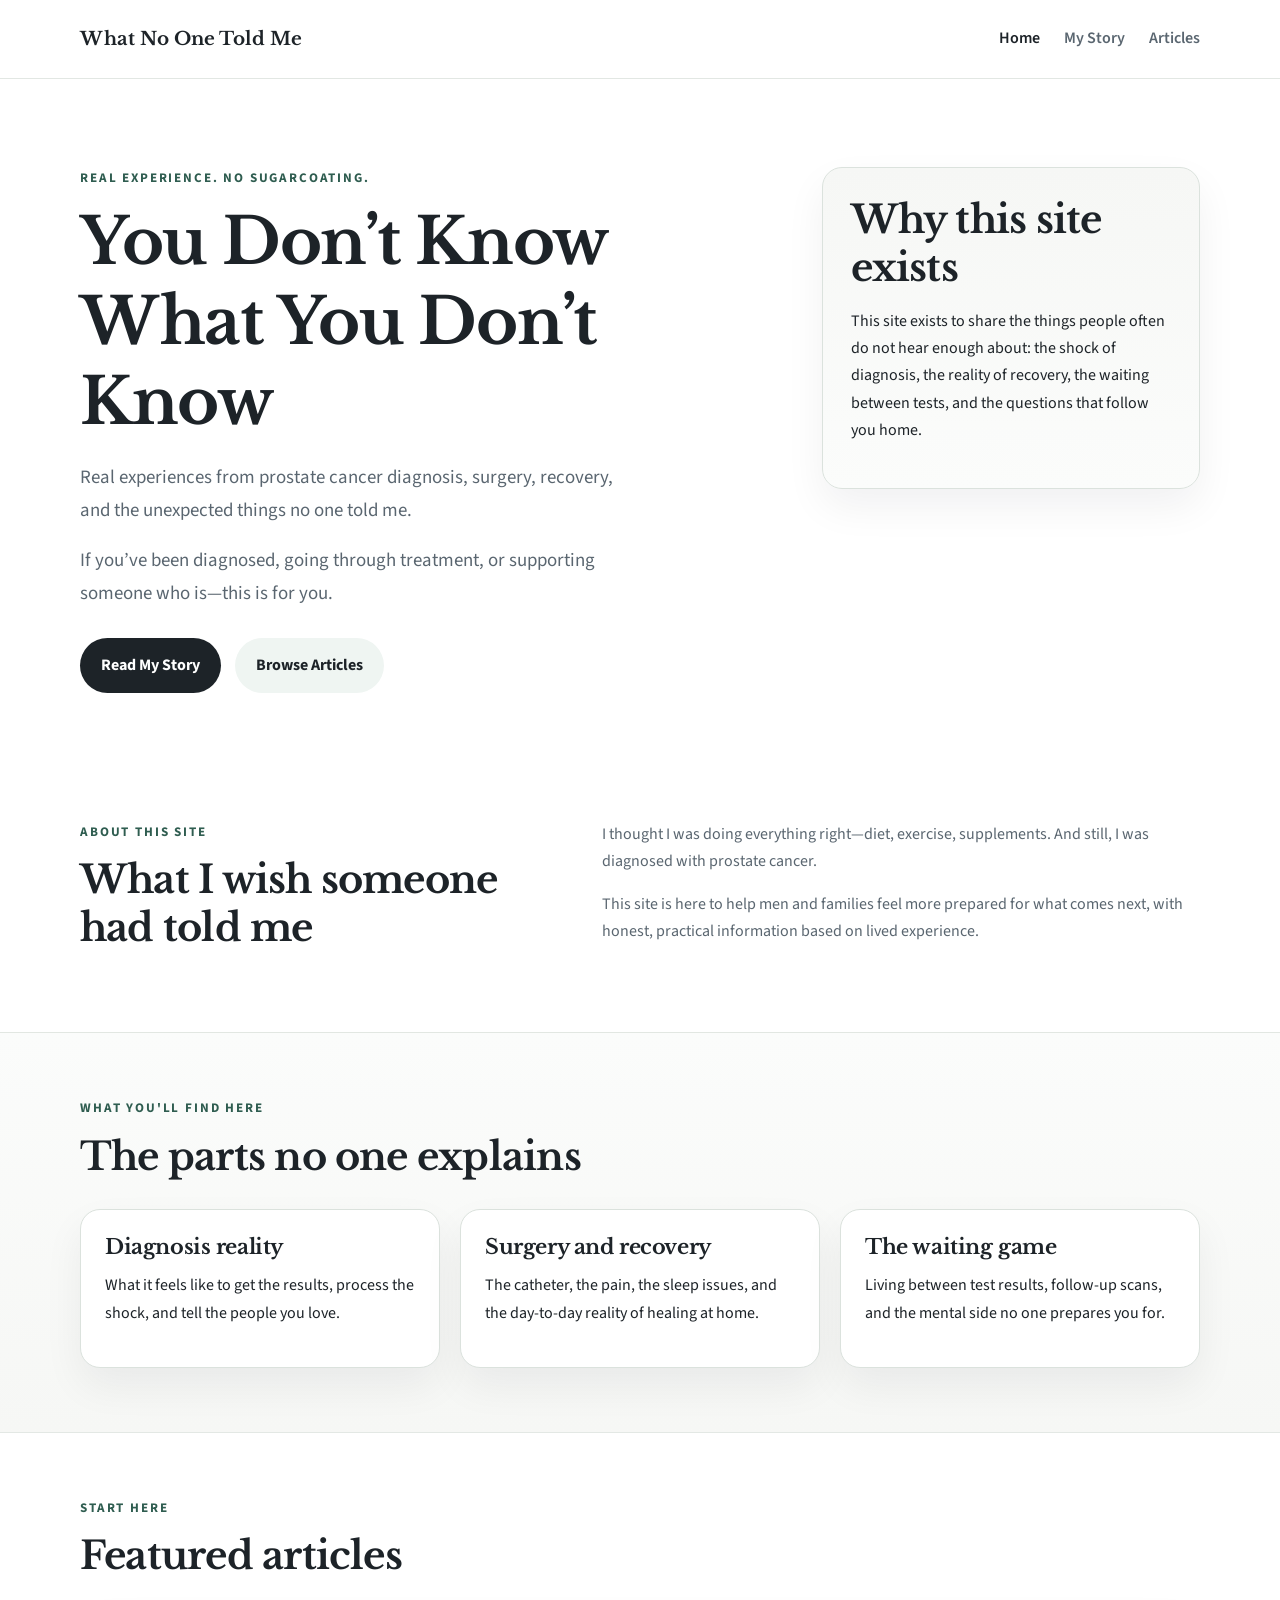
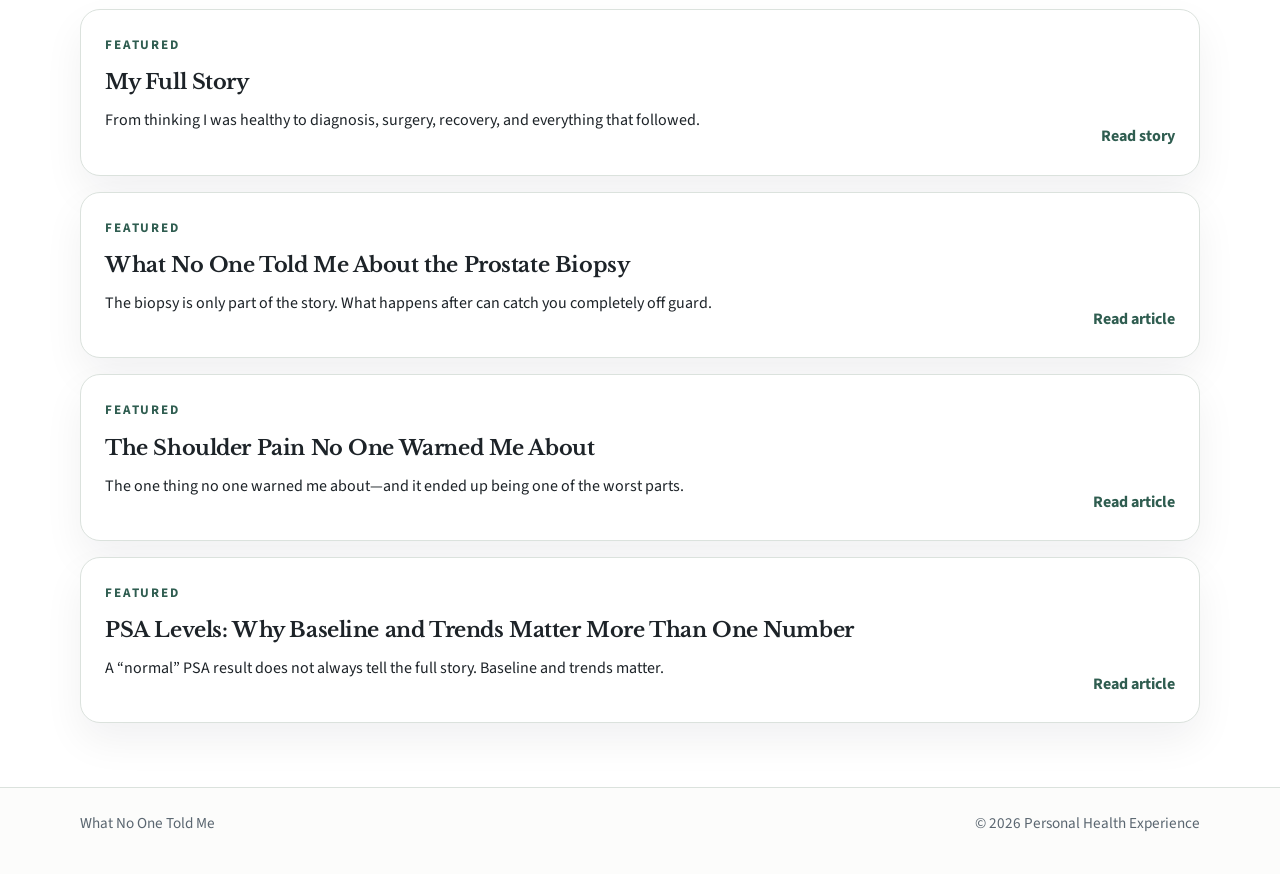
<file: index.html>
<!DOCTYPE html>
<html lang="en">
<head>
  <meta charset="UTF-8">
  <meta name="viewport" content="width=device-width, initial-scale=1.0">
  <title>What No One Told Me</title>
  <meta
    name="description"
    content="Real experiences from prostate cancer diagnosis, surgery, recovery, and the unexpected things no one told me."
  >
  <link rel="preconnect" href="https://fonts.googleapis.com">
  <link rel="preconnect" href="https://fonts.gstatic.com" crossorigin>
  <link
    href="https://fonts.googleapis.com/css2?family=Libre+Baskerville:wght@400;700&family=Source+Sans+3:wght@400;500;600;700&display=swap"
    rel="stylesheet"
  >
    <link rel="stylesheet" href="styles.css">
</head>
<body>
  <header class="site-header">
    <div class="container">
      <nav class="navbar" aria-label="Main navigation">
        <a class="brand" href="index.html">What No One Told Me</a>
        <button class="nav-toggle" type="button" aria-expanded="false" aria-controls="site-menu">
          Menu
        </button>
        <div class="nav-links" id="site-menu">
          <a class="active" href="index.html">Home</a>
          <a href="story.html">My Story</a>
          <a href="articles.html">Articles</a>
        </div>
      </nav>
    </div>
  </header>

    <main>
    <section class="hero">
      <div class="container hero-grid">
        <div>
          <p class="eyebrow">Real experience. No sugarcoating.</p>
          <h1>You Don’t Know What You Don’t Know</h1>
          <p class="lead">
            Real experiences from prostate cancer diagnosis, surgery, recovery, and the unexpected things no one told me.
          </p>
<p class="lead">
  If you’ve been diagnosed, going through treatment, or supporting someone who is—this is for you.
</p>
          <div class="hero-actions">
            <a class="button" href="story.html">Read My Story</a>
            <a class="button button-secondary" href="articles.html">Browse Articles</a>
          </div>
        </div>
        <aside class="hero-panel">
          <h2>Why this site exists</h2>
          <p>
            This site exists to share the things people often do not hear enough about: the shock of diagnosis,
            the reality of recovery, the waiting between tests, and the questions that follow you home.
          </p>
        </aside>
      </div>
    </section>

    <section class="section">
      <div class="container section-grid">
        <div>
          <p class="section-label">About this site</p>
          <h2>What I wish someone had told me</h2>
        </div>
        <div class="section-copy">
          <p>
            I thought I was doing everything right—diet, exercise, supplements. And still, I was diagnosed with prostate cancer.
          </p>
          <p>
            This site is here to help men and families feel more prepared for what comes next, with honest, practical information based on lived experience.
          </p>
        </div>
      </div>
    </section>

    <section class="section section-muted">
      <div class="container">
        <div class="section-heading">
          <p class="section-label">What you'll find here</p>
          <h2>The parts no one explains</h2>
        </div>
        <div class="cards">
          <article class="info-card">
            <h3>Diagnosis reality</h3>
            <p>What it feels like to get the results, process the shock, and tell the people you love.</p>
          </article>
          <article class="info-card">
            <h3>Surgery and recovery</h3>
            <p>The catheter, the pain, the sleep issues, and the day-to-day reality of healing at home.</p>
          </article>
          <article class="info-card">
            <h3>The waiting game</h3>
            <p>Living between test results, follow-up scans, and the mental side no one prepares you for.</p>
          </article>
        </div>
      </div>
    </section>

    <section class="section">
      <div class="container">
        <div class="section-heading">
          <p class="section-label">Start here</p>
          <h2>Featured articles</h2>
        </div>
        <div class="article-list">
          <article class="article-card">
            <div>
              <p class="meta">Featured</p>
              <h3><a href="story.html">My Full Story</a></h3>
              <p>
                From thinking I was healthy to diagnosis, surgery, recovery, and everything that followed.
              </p>
            </div>
            <a class="text-link" href="story.html">Read story</a>
          </article>

          <article class="article-card">
            <div>
              <p class="meta">Featured</p>
              <h3><a href="biopsy.html">What No One Told Me About the Prostate Biopsy</a></h3>
              <p>
                The biopsy is only part of the story. What happens after can catch you completely off guard.
              </p>
            </div>
            <a class="text-link" href="biopsy.html">Read article</a>
          </article>

          <article class="article-card">
            <div>
              <p class="meta">Featured</p>
              <h3><a href="article.html">The Shoulder Pain No One Warned Me About</a></h3>
              <p>
                The one thing no one warned me about—and it ended up being one of the worst parts.
              </p>
            </div>
            <a class="text-link" href="article.html">Read article</a>
          </article>

          <article class="article-card">
            <div>
              <p class="meta">Featured</p>
              <h3><a href="psa.html">PSA Levels: Why Baseline and Trends Matter More Than One Number</a></h3>
              <p>
                A “normal” PSA result does not always tell the full story. Baseline and trends matter.
              </p>
            </div>
            <a class="text-link" href="psa.html">Read article</a>
          </article>
        </div>
      </div>
    </section>
  </main>

  <footer class="site-footer">
    <div class="container footer-inner">
      <p>What No One Told Me</p>
      <p>&copy; <span id="year"></span> Personal Health Experience</p>
    </div>
  </footer>

  <script src="script.js"></script>
</body>
</html>
</file>
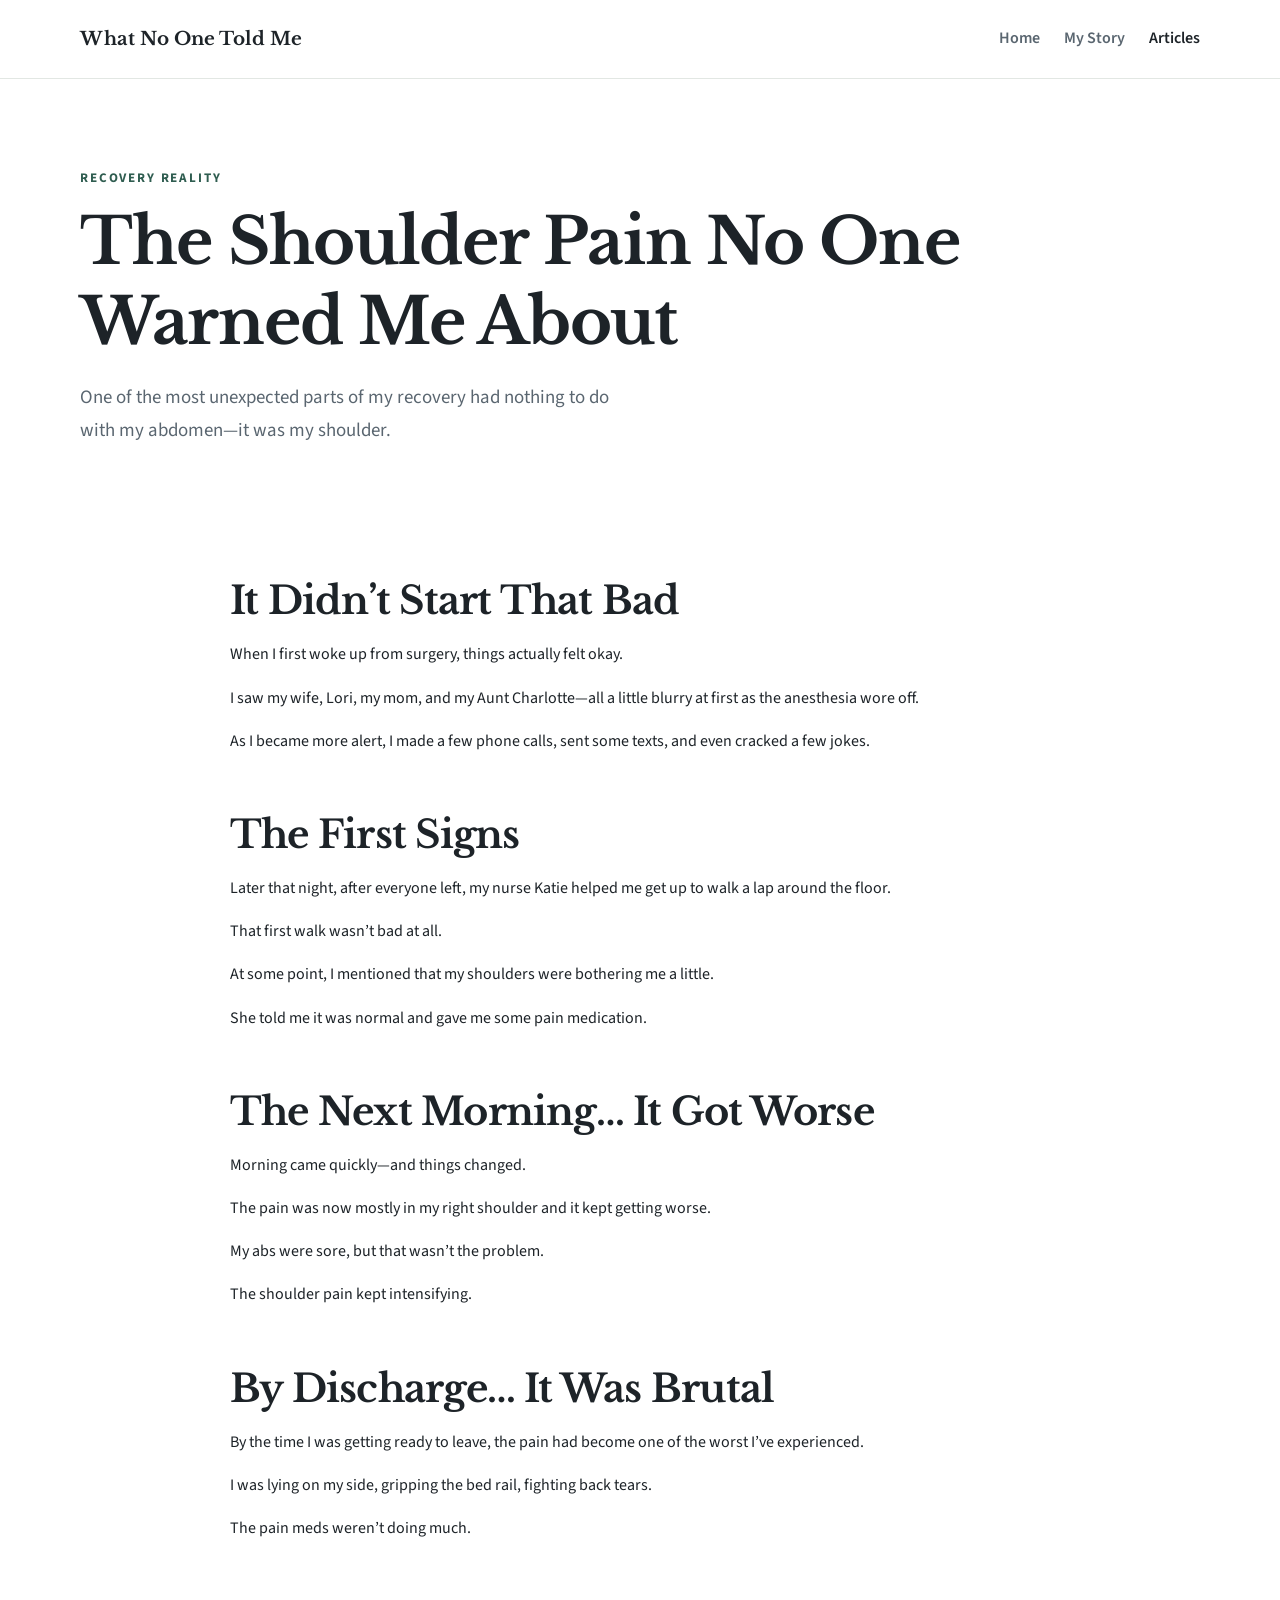
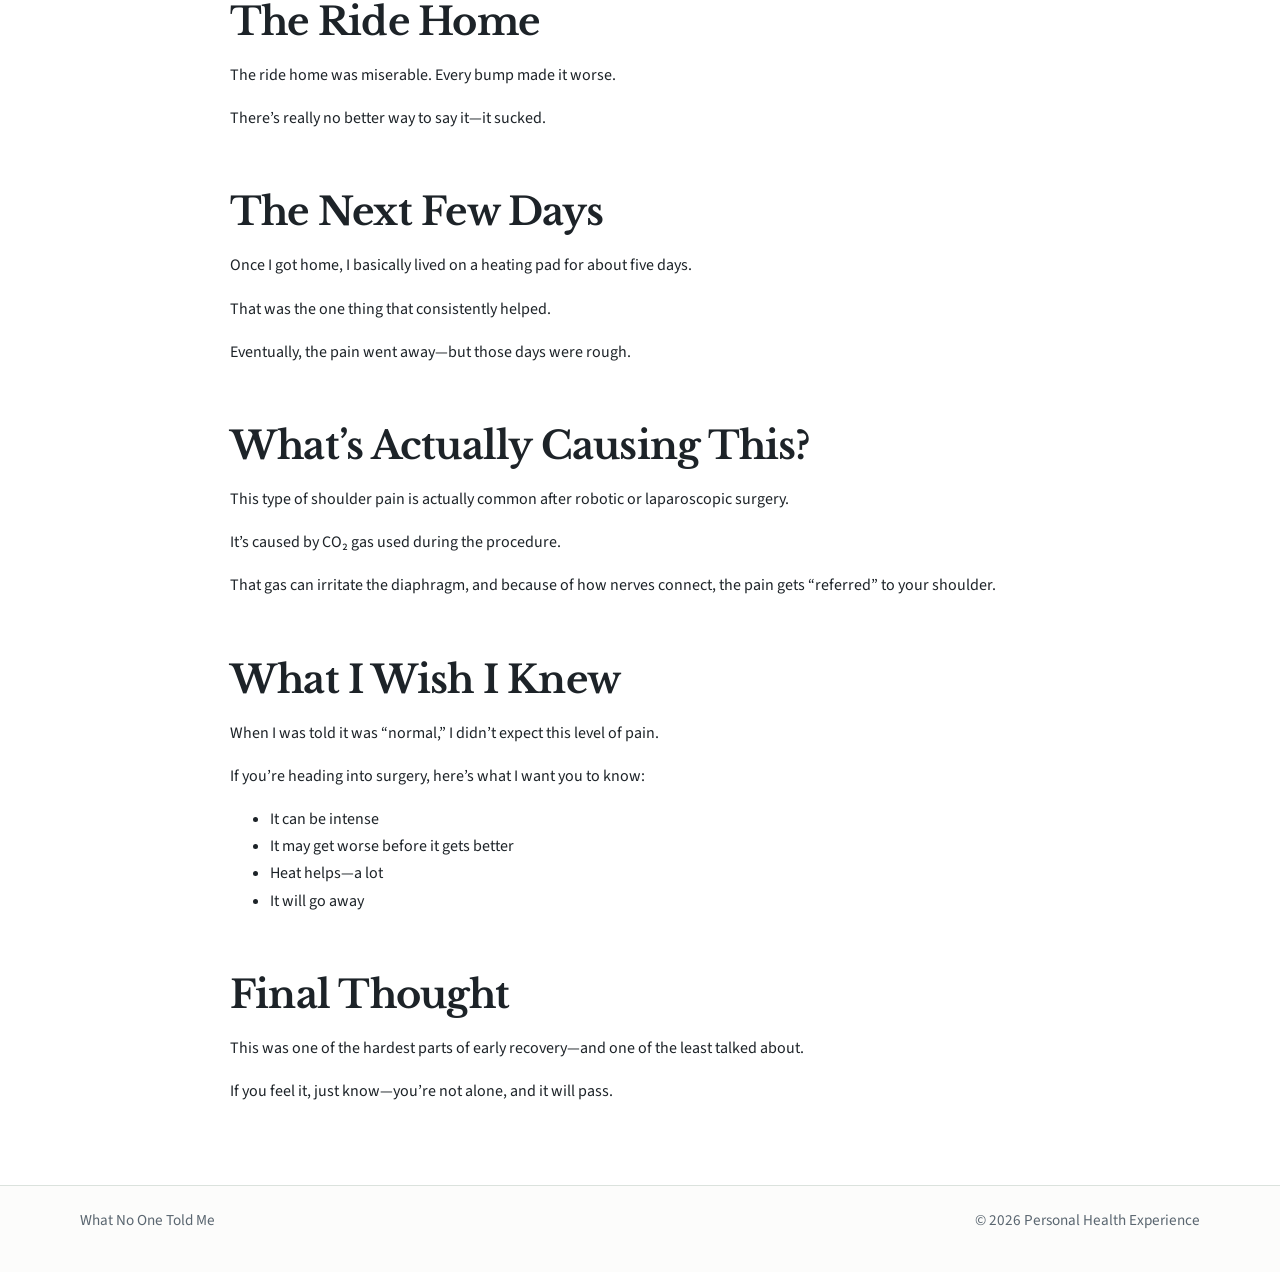
<file: article.html>
<!DOCTYPE html>
<html lang="en">
<head>
  <meta charset="UTF-8">
  <meta name="viewport" content="width=device-width, initial-scale=1.0">
  <title>Severe Shoulder Pain After Prostate Surgery | What No One Told Me</title>
  <meta
    name="description"
    content="Severe shoulder pain after prostate surgery explained. What causes it, what it feels like, and what actually helps."
  >
  <link rel="preconnect" href="https://fonts.googleapis.com">
  <link rel="preconnect" href="https://fonts.gstatic.com" crossorigin>
  <link
    href="https://fonts.googleapis.com/css2?family=Libre+Baskerville:wght@400;700&family=Source+Sans+3:wght@400;500;600;700&display=swap"
    rel="stylesheet"
  >
  <link rel="stylesheet" href="styles.css">
</head>
<body>

<header class="site-header">
  <div class="container">
    <nav class="navbar">
      <a class="brand" href="index.html">What No One Told Me</a>
      <div class="nav-links">
        <a href="index.html">Home</a>
        <a href="story.html">My Story</a>
        <a class="active" href="articles.html">Articles</a>
      </div>
    </nav>
  </div>
</header>

<main>

<section class="hero hero-story">
  <div class="container">
    <p class="eyebrow">Recovery reality</p>
   <h1>The Shoulder Pain No One Warned Me About</h1>
    <p class="lead">
      One of the most unexpected parts of my recovery had nothing to do with my abdomen—it was my shoulder.
    </p>
  </div>
</section>

<section class="section">
  <div class="container story-layout">
    <article class="story-content">

      <section class="story-section">
        <h2>It Didn’t Start That Bad</h2>
        <p>
          When I first woke up from surgery, things actually felt okay.
        </p>
        <p>
          I saw my wife, Lori, my mom, and my Aunt Charlotte—all a little blurry at first as the anesthesia wore off.
        </p>
        <p>
          As I became more alert, I made a few phone calls, sent some texts, and even cracked a few jokes.
        </p>
      </section>

      <section class="story-section">
        <h2>The First Signs</h2>
        <p>
          Later that night, after everyone left, my nurse Katie helped me get up to walk a lap around the floor.
        </p>
        <p>
          That first walk wasn’t bad at all.
        </p>
        <p>
          At some point, I mentioned that my shoulders were bothering me a little.
        </p>
        <p>
          She told me it was normal and gave me some pain medication.
        </p>
      </section>

      <section class="story-section">
        <h2>The Next Morning… It Got Worse</h2>
        <p>
          Morning came quickly—and things changed.
        </p>
        <p>
          The pain was now mostly in my right shoulder and it kept getting worse.
        </p>
        <p>
          My abs were sore, but that wasn’t the problem.
        </p>
        <p>
          The shoulder pain kept intensifying.
        </p>
      </section>

      <section class="story-section">
        <h2>By Discharge… It Was Brutal</h2>
        <p>
          By the time I was getting ready to leave, the pain had become one of the worst I’ve experienced.
        </p>
        <p>
          I was lying on my side, gripping the bed rail, fighting back tears.
        </p>
        <p>
          The pain meds weren’t doing much.
        </p>
      </section>

      <section class="story-section">
        <h2>The Ride Home</h2>
        <p>
          The ride home was miserable. Every bump made it worse.
        </p>
        <p>
          There’s really no better way to say it—it sucked.
        </p>
      </section>

      <section class="story-section">
        <h2>The Next Few Days</h2>
        <p>
          Once I got home, I basically lived on a heating pad for about five days.
        </p>
        <p>
          That was the one thing that consistently helped.
        </p>
        <p>
          Eventually, the pain went away—but those days were rough.
        </p>
      </section>

      <section class="story-section">
        <h2>What’s Actually Causing This?</h2>
        <p>
          This type of shoulder pain is actually common after robotic or laparoscopic surgery.
        </p>
        <p>
          It’s caused by CO₂ gas used during the procedure.
        </p>
        <p>
          That gas can irritate the diaphragm, and because of how nerves connect, the pain gets “referred” to your shoulder.
        </p>
      </section>

      <section class="story-section">
        <h2>What I Wish I Knew</h2>
        <p>
          When I was told it was “normal,” I didn’t expect this level of pain.
        </p>
        <p>
          If you’re heading into surgery, here’s what I want you to know:
        </p>
        <ul>
          <li>It can be intense</li>
          <li>It may get worse before it gets better</li>
          <li>Heat helps—a lot</li>
          <li>It will go away</li>
        </ul>
      </section>

      <section class="story-section">
        <h2>Final Thought</h2>
        <p>
          This was one of the hardest parts of early recovery—and one of the least talked about.
        </p>
        <p>
          If you feel it, just know—you’re not alone, and it will pass.
        </p>
      </section>

    </article>
  </div>
</section>

</main>

<footer class="site-footer">
  <div class="container footer-inner">
    <p>What No One Told Me</p>
    <p>&copy; <span id="year"></span> Personal Health Experience</p>
  </div>
</footer>

<script src="script.js"></script>

</body>
</html>
</file>
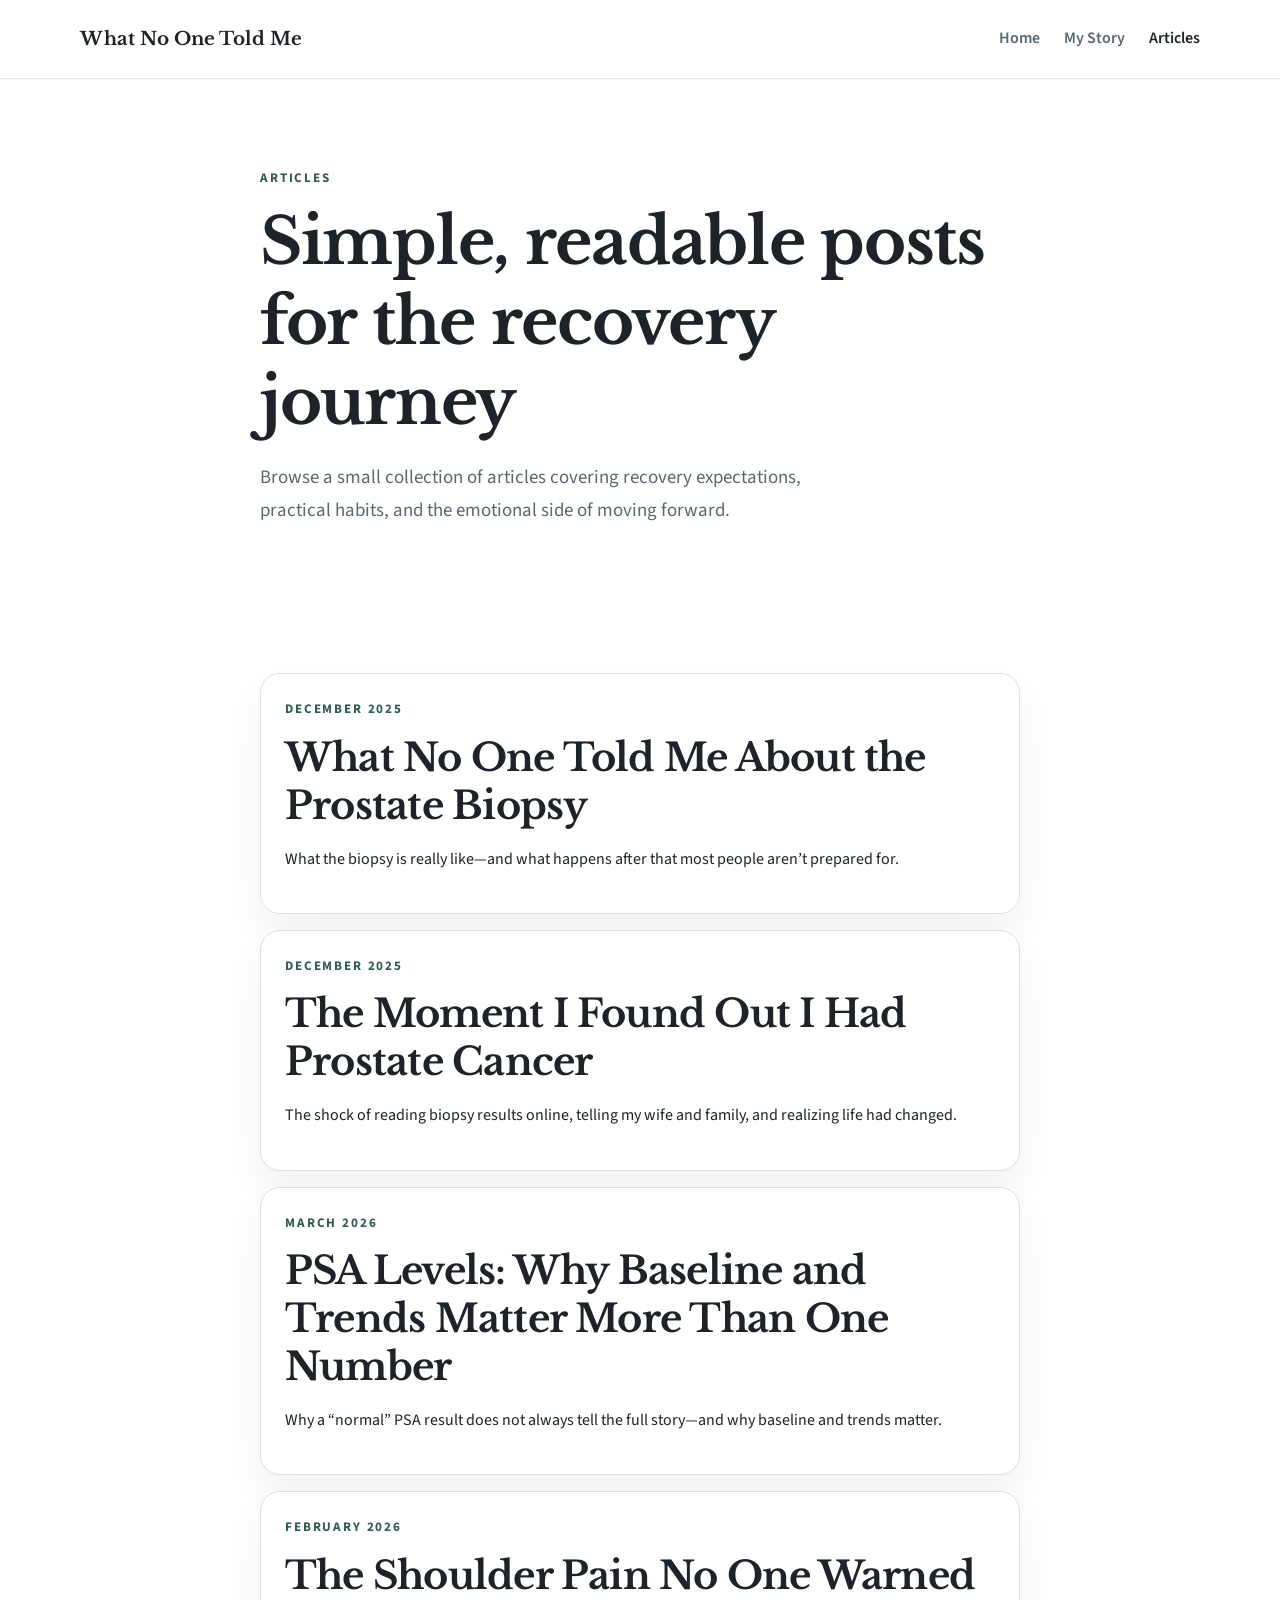
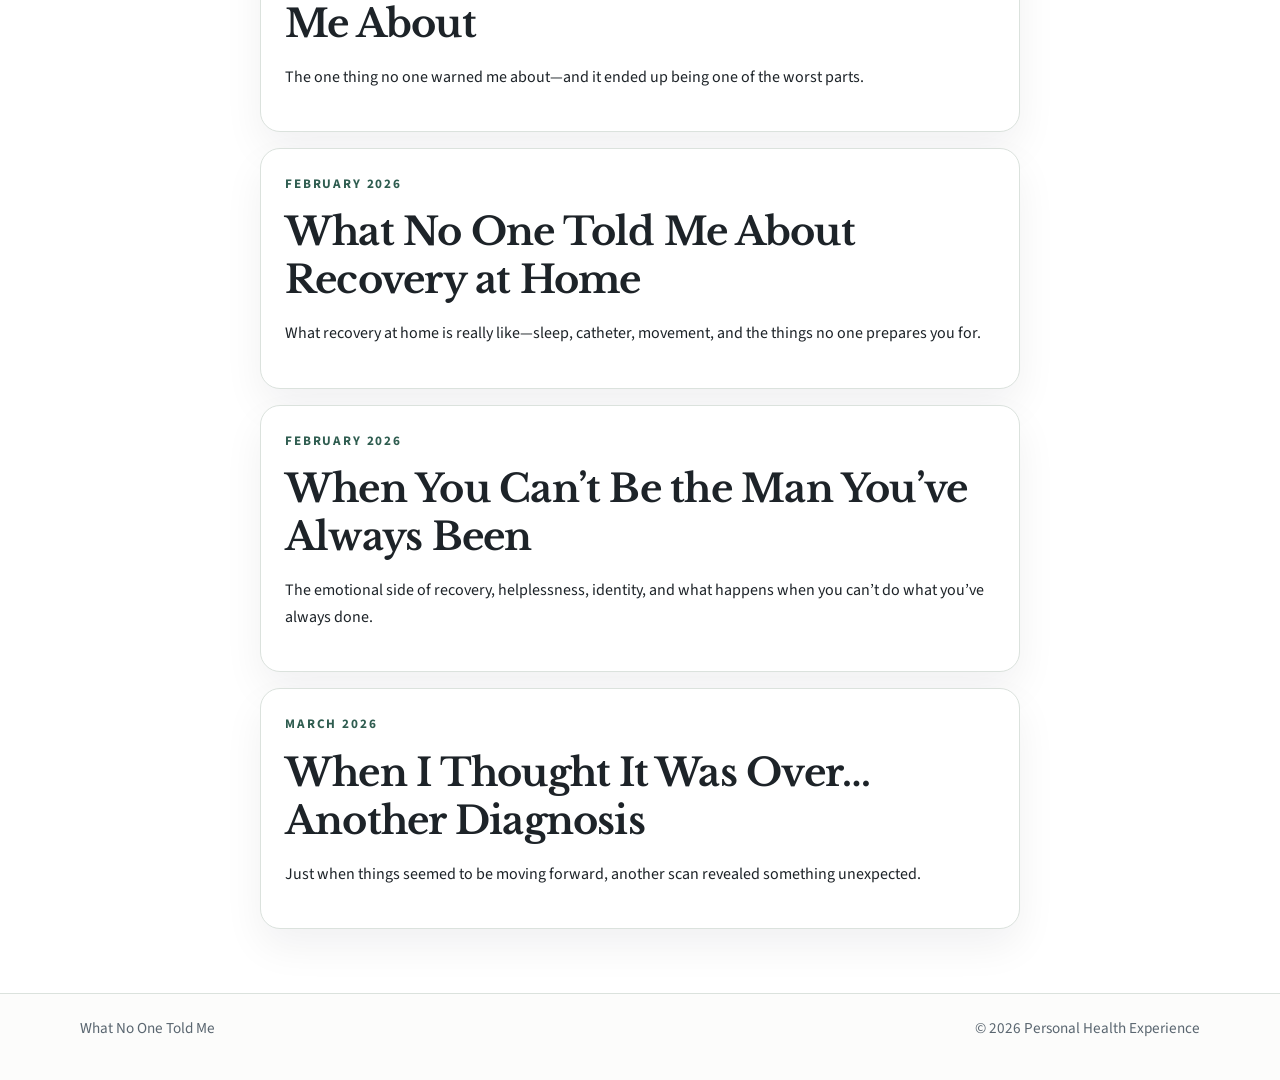
<file: articles.html>
<!DOCTYPE html>
<html lang="en">
<head>
  <meta charset="UTF-8">
  <meta name="viewport" content="width=device-width, initial-scale=1.0">
  <title>Articles | What No One Told Me</title>
  <meta
    name="description"
    content="Browse articles about prostate cancer recovery, healing, routines, and questions after treatment."
  >
  <link rel="preconnect" href="https://fonts.googleapis.com">
  <link rel="preconnect" href="https://fonts.gstatic.com" crossorigin>
  <link
    href="https://fonts.googleapis.com/css2?family=Libre+Baskerville:wght@400;700&family=Source+Sans+3:wght@400;500;600;700&display=swap"
    rel="stylesheet"
  >
  <link rel="stylesheet" href="styles.css">
</head>
<body>
  <header class="site-header">
    <div class="container">
      <nav class="navbar" aria-label="Main navigation">
        <a class="brand" href="index.html">What No One Told Me</a>
        <button class="nav-toggle" type="button" aria-expanded="false" aria-controls="site-menu">
          Menu
        </button>
        <div class="nav-links" id="site-menu">
          <a href="index.html">Home</a>
          <a href="story.html">My Story</a>
          <a class="active" href="articles.html">Articles</a>
        </div>
      </nav>
    </div>
  </header>

  <main class="page-main">
    <section class="page-hero">
      <div class="container narrow">
        <p class="eyebrow">Articles</p>
        <h1>Simple, readable posts for the recovery journey</h1>
        <p class="lead">
          Browse a small collection of articles covering recovery expectations, practical habits, and the emotional
          side of moving forward.
        </p>
      </div>
    </section>

    <section class="section">
      <div class="container narrow">
        <div class="article-stack">
            

  <article class="article-preview">
    <p class="meta">December 2025</p>
    <h2><a href="biopsy.html">What No One Told Me About the Prostate Biopsy</a></h2>
    <p>
      What the biopsy is really like—and what happens after that most people aren’t prepared for.
    </p>
  </article>
<article class="article-preview">
  <p class="meta">December 2025</p>
  <h2><a href="diagnosis.html">The Moment I Found Out I Had Prostate Cancer</a></h2>
  <p>
    The shock of reading biopsy results online, telling my wife and family, and realizing life had changed.
  </p>
</article>
  <article class="article-preview">
    <p class="meta">March 2026</p>
    <h2><a href="psa.html">PSA Levels: Why Baseline and Trends Matter More Than One Number</a></h2>
    <p>
      Why a “normal” PSA result does not always tell the full story—and why baseline and trends matter.
    </p>
  </article>

  <article class="article-preview">
    <p class="meta">February 2026</p>
    <h2><a href="article.html">The Shoulder Pain No One Warned Me About</a></h2>
    <p>
      The one thing no one warned me about—and it ended up being one of the worst parts.
    </p>
  </article>

  <article class="article-preview">
    <p class="meta">February 2026</p>
    <h2><a href="recovery.html">What No One Told Me About Recovery at Home</a></h2>
    <p>
      What recovery at home is really like—sleep, catheter, movement, and the things no one prepares you for.
    </p>
  </article>
<article class="article-preview">
  <p class="meta">February 2026</p>
  <h2><a href="emotional.html">When You Can’t Be the Man You’ve Always Been</a></h2>
  <p>
    The emotional side of recovery, helplessness, identity, and what happens when you can’t do what you’ve always done.
  </p>
</article>
<article class="article-preview">
  <p class="meta">March 2026</p>
  <h2><a href="kidney.html">When I Thought It Was Over… Another Diagnosis</a></h2>
  <p>
    Just when things seemed to be moving forward, another scan revealed something unexpected.
  </p>
</article>
</div>
      </div>
    </section>
  </main>

  <footer class="site-footer">
  <div class="container footer-inner">
    <p>What No One Told Me</p>
    <p>&copy; <span id="year"></span> Personal Health Experience</p>
  </div>
</footer>

  <script src="script.js"></script>
</body>
</html>
</file>
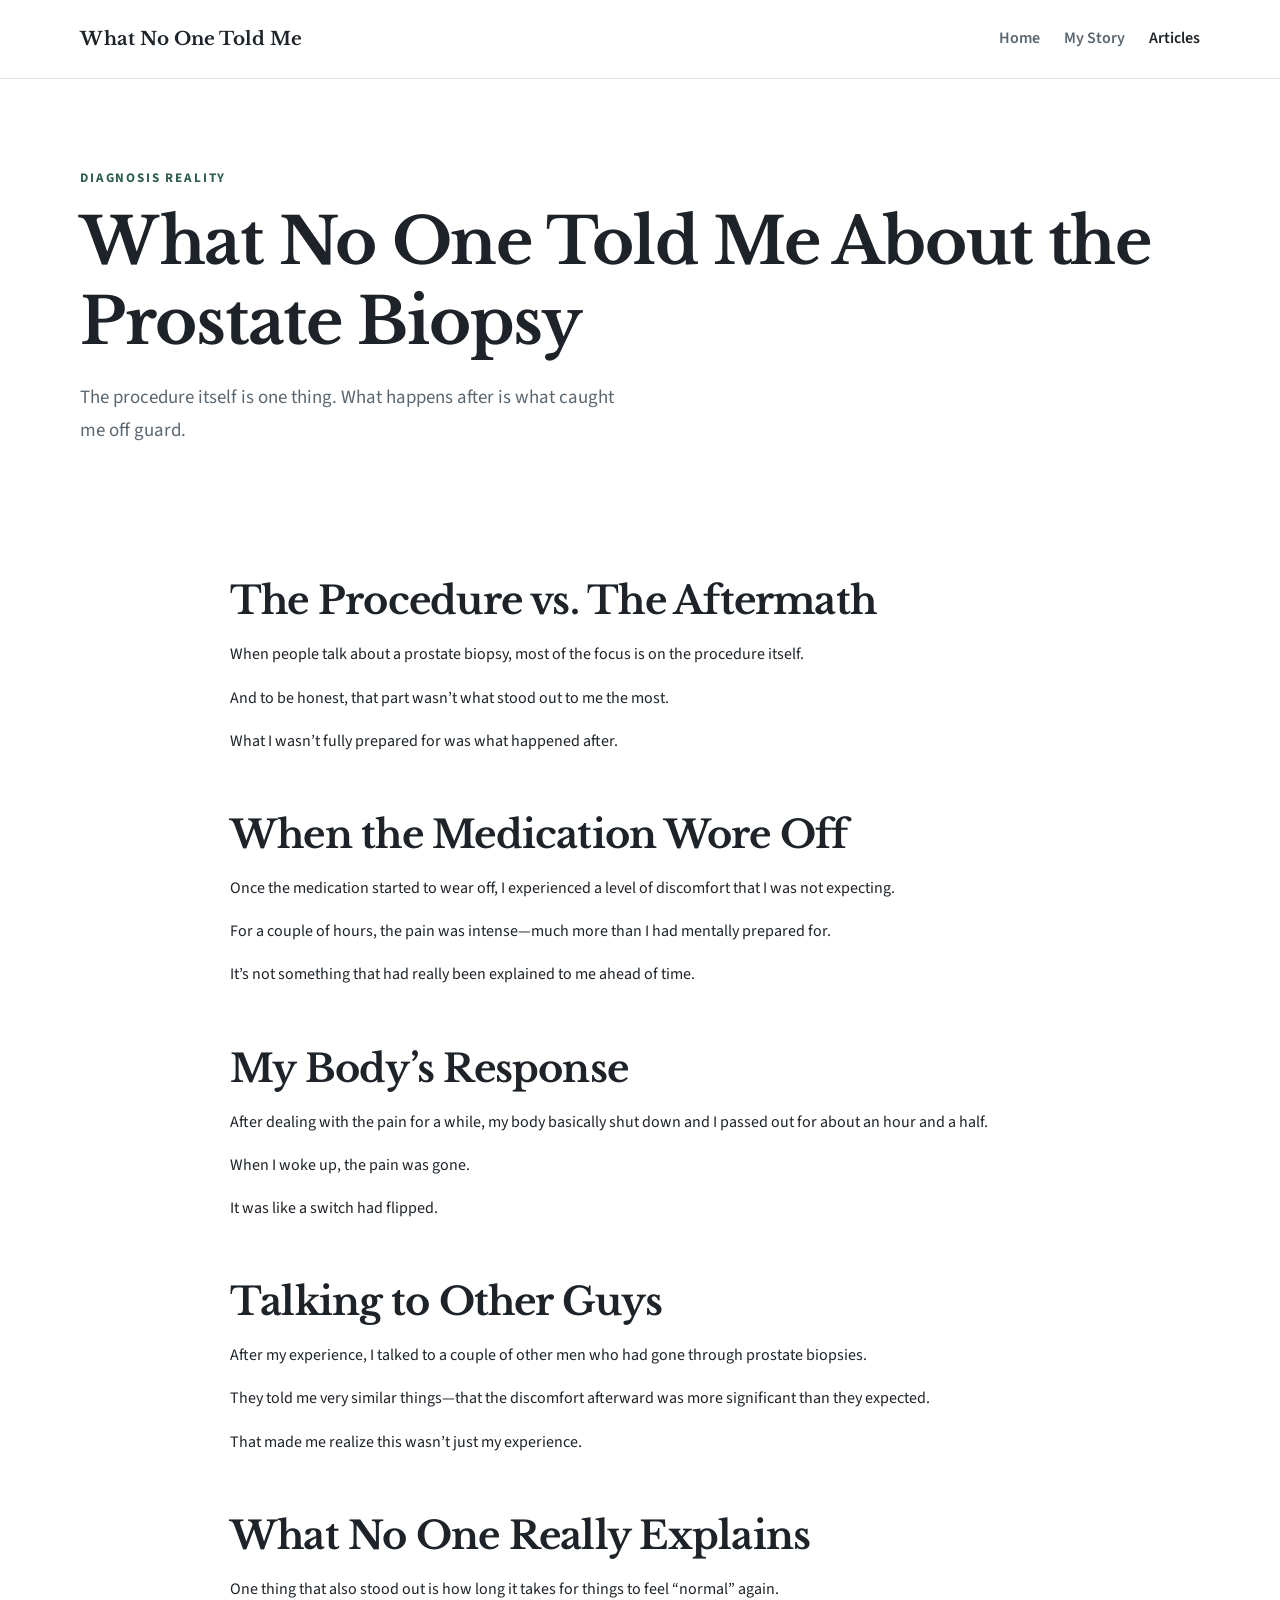
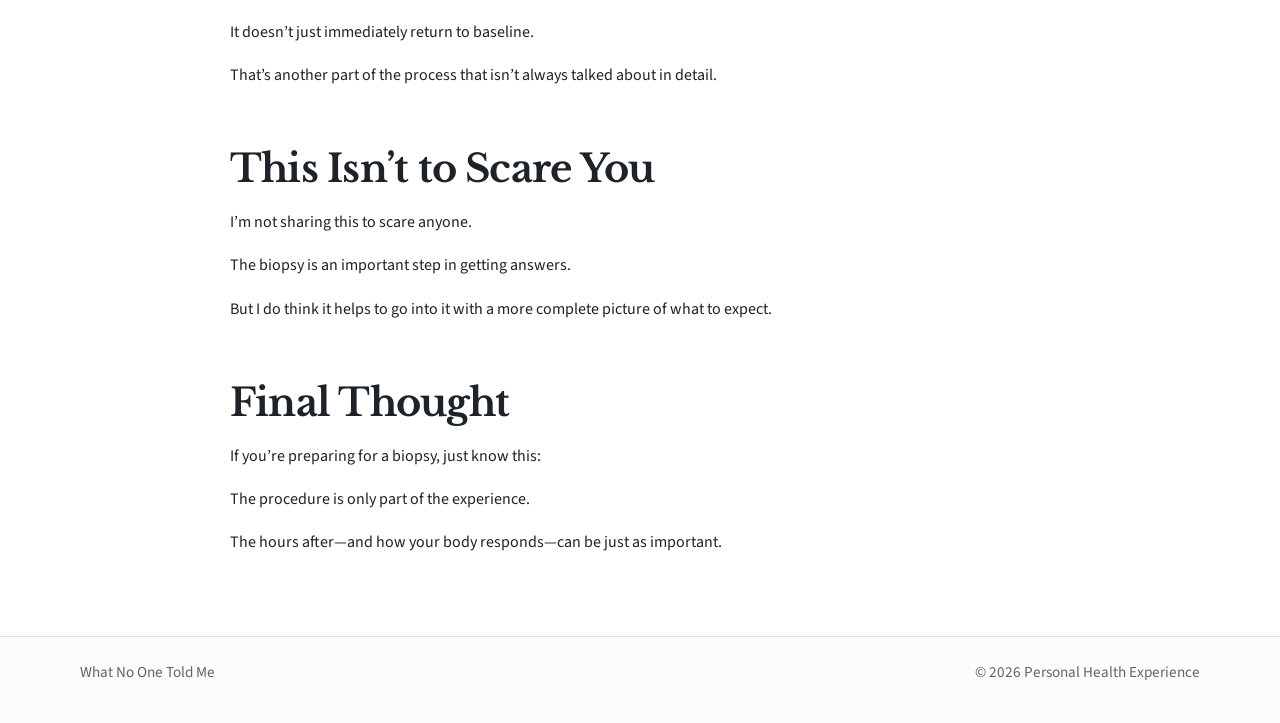
<file: biopsy.html>
<!DOCTYPE html>
<html lang="en">
<head>
  <meta charset="UTF-8">
  <meta name="viewport" content="width=device-width, initial-scale=1.0">
  <title>What No One Told Me About the Prostate Biopsy | What No One Told Me</title>
  <meta
    name="description"
    content="What a prostate biopsy is really like, including what happens after, pain expectations, and what no one tells you."
  >
  <link rel="preconnect" href="https://fonts.googleapis.com">
  <link rel="preconnect" href="https://fonts.gstatic.com" crossorigin>
  <link
    href="https://fonts.googleapis.com/css2?family=Libre+Baskerville:wght@400;700&family=Source+Sans+3:wght@400;500;600;700&display=swap"
    rel="stylesheet"
  >
  <link rel="stylesheet" href="styles.css">
</head>
<body>

<header class="site-header">
  <div class="container">
    <nav class="navbar">
      <a class="brand" href="index.html">What No One Told Me</a>
      <div class="nav-links">
        <a href="index.html">Home</a>
        <a href="story.html">My Story</a>
        <a class="active" href="articles.html">Articles</a>
      </div>
    </nav>
  </div>
</header>

<main>

<section class="hero hero-story">
  <div class="container">
    <p class="eyebrow">Diagnosis reality</p>
    <h1>What No One Told Me About the Prostate Biopsy</h1>
    <p class="lead">
      The procedure itself is one thing. What happens after is what caught me off guard.
    </p>
  </div>
</section>

<section class="section">
  <div class="container story-layout">
    <article class="story-content">

      <section class="story-section">
        <h2>The Procedure vs. The Aftermath</h2>
        <p>
          When people talk about a prostate biopsy, most of the focus is on the procedure itself.
        </p>
        <p>
          And to be honest, that part wasn’t what stood out to me the most.
        </p>
        <p>
          What I wasn’t fully prepared for was what happened after.
        </p>
      </section>

      <section class="story-section">
        <h2>When the Medication Wore Off</h2>
        <p>
          Once the medication started to wear off, I experienced a level of discomfort that I was not expecting.
        </p>
        <p>
          For a couple of hours, the pain was intense—much more than I had mentally prepared for.
        </p>
        <p>
          It’s not something that had really been explained to me ahead of time.
        </p>
      </section>

      <section class="story-section">
        <h2>My Body’s Response</h2>
        <p>
          After dealing with the pain for a while, my body basically shut down and I passed out for about an hour and a half.
        </p>
        <p>
          When I woke up, the pain was gone.
        </p>
        <p>
          It was like a switch had flipped.
        </p>
      </section>

      <section class="story-section">
        <h2>Talking to Other Guys</h2>
        <p>
          After my experience, I talked to a couple of other men who had gone through prostate biopsies.
        </p>
        <p>
          They told me very similar things—that the discomfort afterward was more significant than they expected.
        </p>
        <p>
          That made me realize this wasn’t just my experience.
        </p>
      </section>

      <section class="story-section">
        <h2>What No One Really Explains</h2>
        <p>
          One thing that also stood out is how long it takes for things to feel “normal” again.
        </p>
        <p>
          It doesn’t just immediately return to baseline.
        </p>
        <p>
          That’s another part of the process that isn’t always talked about in detail.
        </p>
      </section>

      <section class="story-section">
        <h2>This Isn’t to Scare You</h2>
        <p>
          I’m not sharing this to scare anyone.
        </p>
        <p>
          The biopsy is an important step in getting answers.
        </p>
        <p>
          But I do think it helps to go into it with a more complete picture of what to expect.
        </p>
      </section>

      <section class="story-section">
        <h2>Final Thought</h2>
        <p>
          If you’re preparing for a biopsy, just know this:
        </p>
        <p>
          The procedure is only part of the experience.
        </p>
        <p>
          The hours after—and how your body responds—can be just as important.
        </p>
      </section>

    </article>
  </div>
</section>

</main>

<footer class="site-footer">
  <div class="container footer-inner">
    <p>What No One Told Me</p>
    <p>&copy; <span id="year"></span> Personal Health Experience</p>
  </div>
</footer>

<script src="script.js"></script>

</body>
</html>
</file>
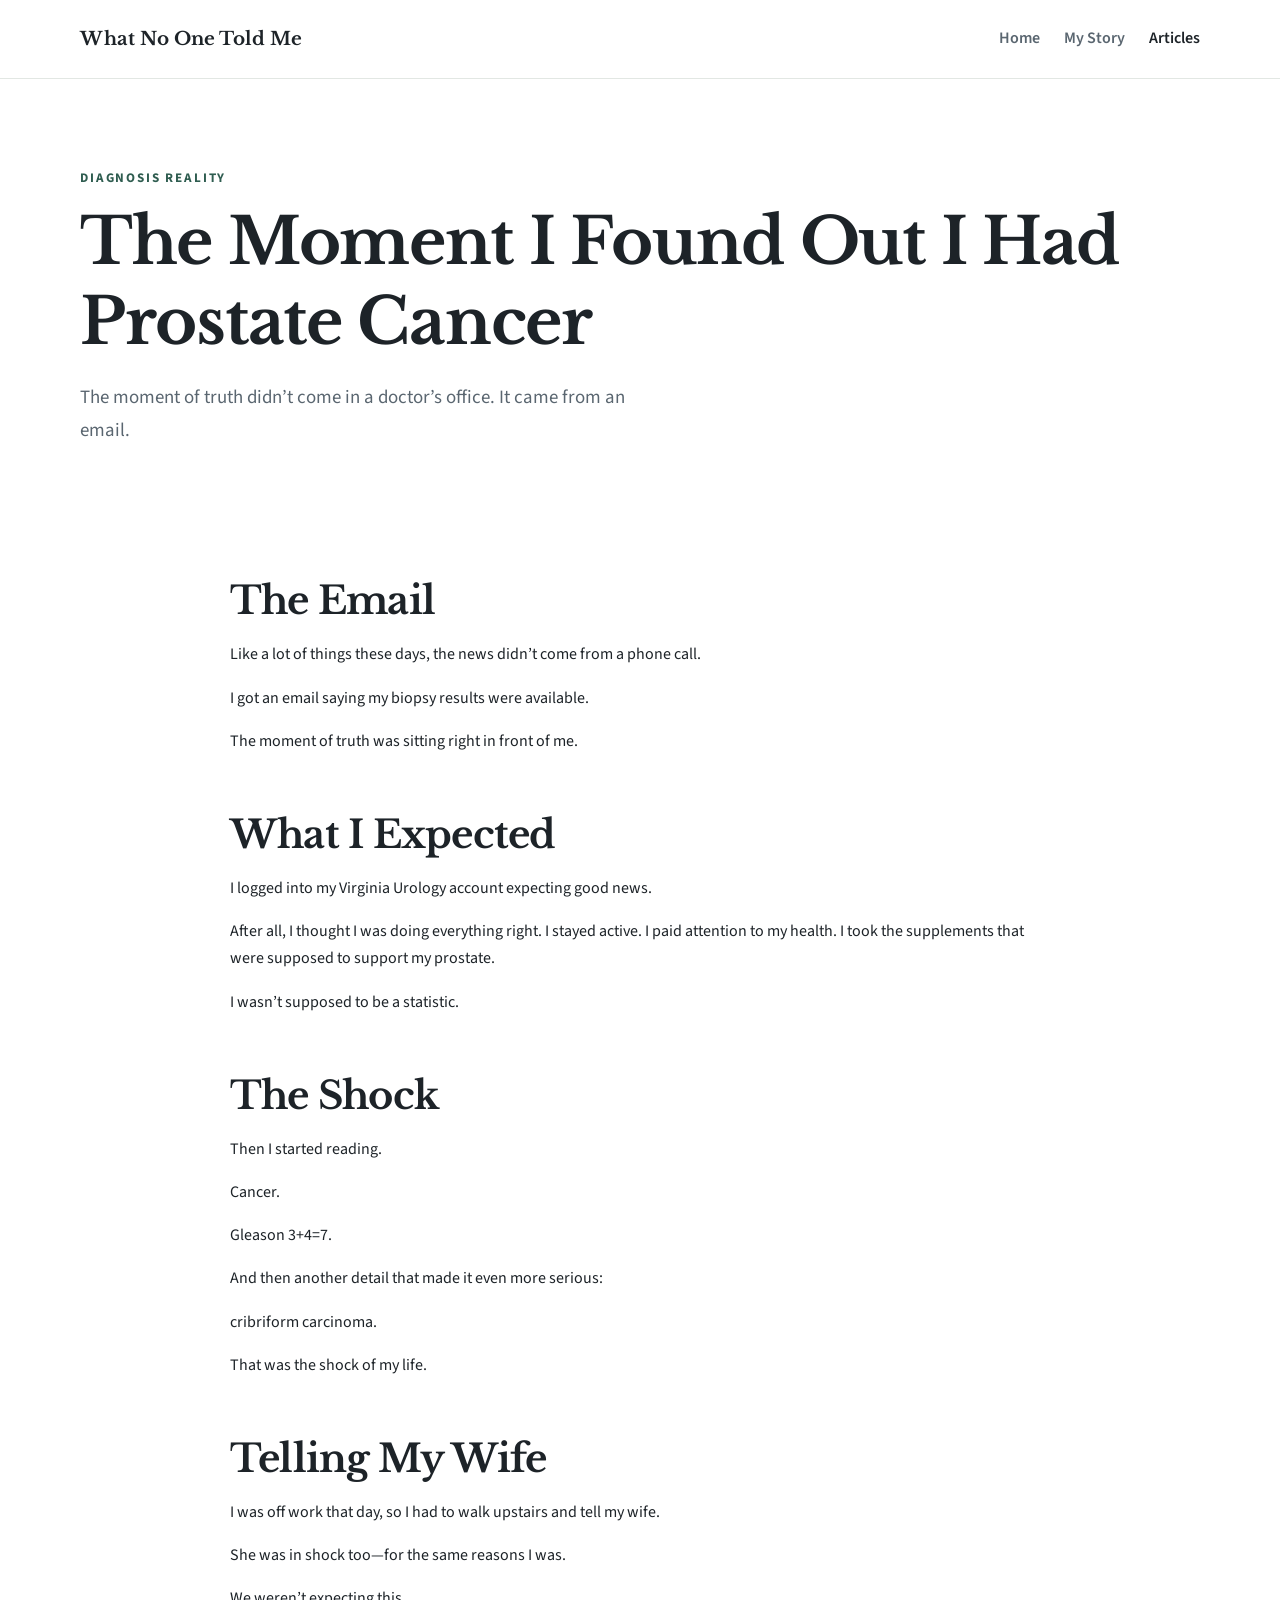
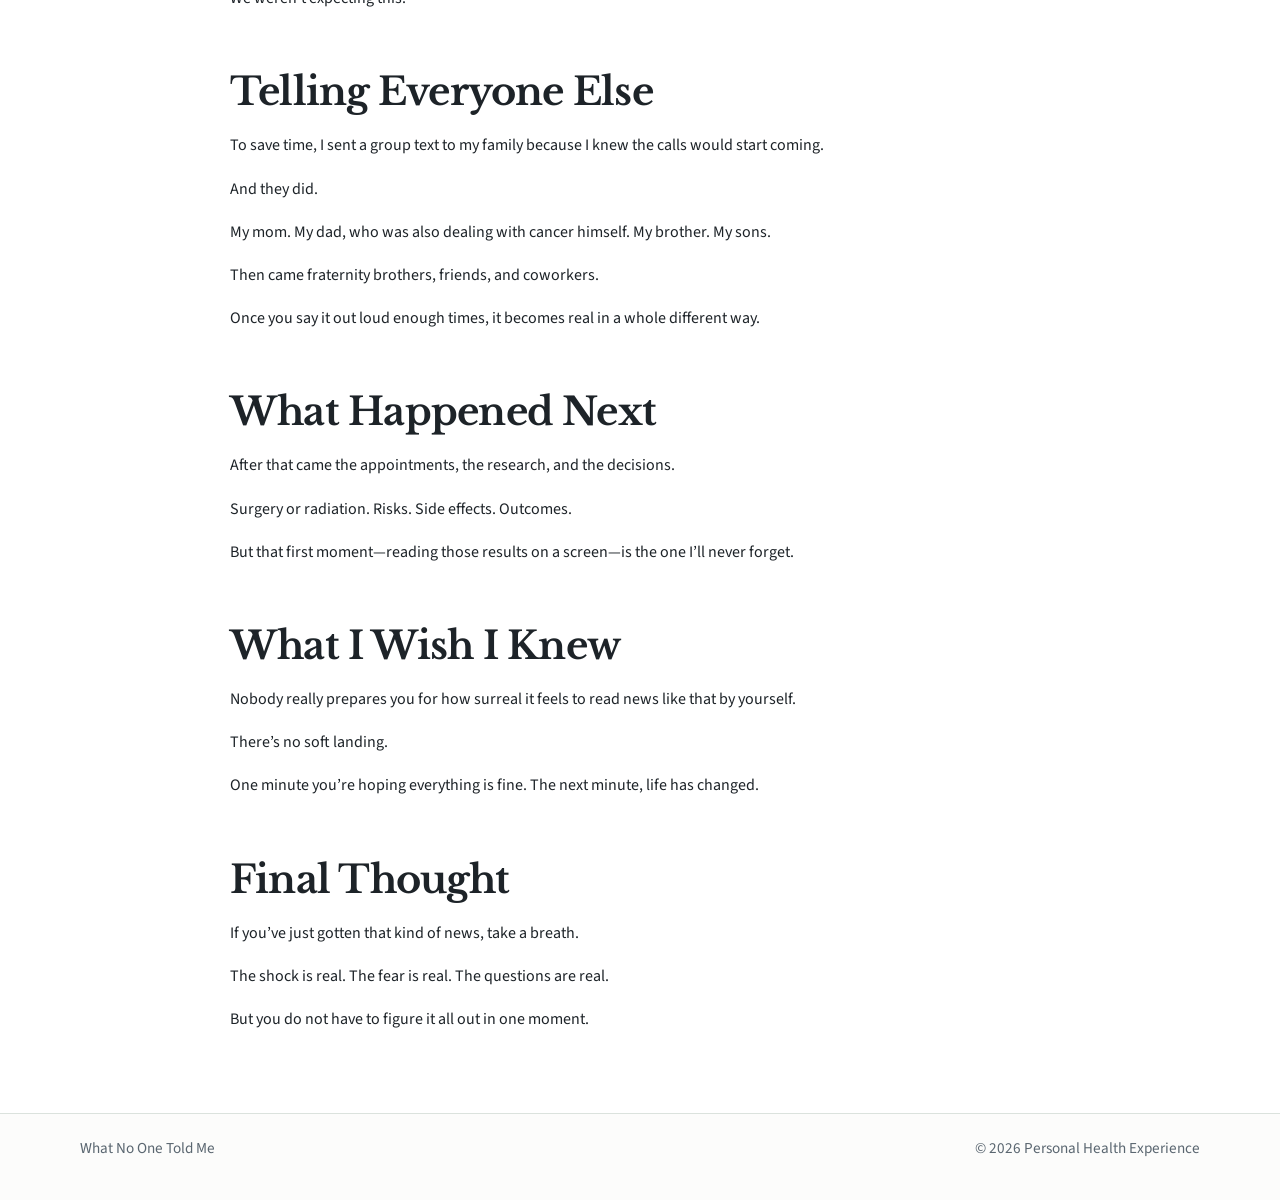
<file: diagnosis.html>
<!DOCTYPE html>
<html lang="en">
<head>
  <meta charset="UTF-8">
  <meta name="viewport" content="width=device-width, initial-scale=1.0">
  <title>The Moment I Found Out I Had Prostate Cancer | What No One Told Me</title>
  <meta
    name="description"
    content="The moment I found out I had prostate cancer, what it felt like, and what happened next."
  >
  <link rel="preconnect" href="https://fonts.googleapis.com">
  <link rel="preconnect" href="https://fonts.gstatic.com" crossorigin>
  <link
    href="https://fonts.googleapis.com/css2?family=Libre+Baskerville:wght@400;700&family=Source+Sans+3:wght@400;500;600;700&display=swap"
    rel="stylesheet"
  >
  <link rel="stylesheet" href="styles.css">
</head>
<body>

<header class="site-header">
  <div class="container">
    <nav class="navbar">
      <a class="brand" href="index.html">What No One Told Me</a>
      <div class="nav-links">
        <a href="index.html">Home</a>
        <a href="story.html">My Story</a>
        <a class="active" href="articles.html">Articles</a>
      </div>
    </nav>
  </div>
</header>

<main>

<section class="hero hero-story">
  <div class="container">
    <p class="eyebrow">Diagnosis reality</p>
    <h1>The Moment I Found Out I Had Prostate Cancer</h1>
    <p class="lead">
      The moment of truth didn’t come in a doctor’s office. It came from an email.
    </p>
  </div>
</section>

<section class="section">
  <div class="container story-layout">
    <article class="story-content">

      <section class="story-section">
        <h2>The Email</h2>
        <p>
          Like a lot of things these days, the news didn’t come from a phone call.
        </p>
        <p>
          I got an email saying my biopsy results were available.
        </p>
        <p>
          The moment of truth was sitting right in front of me.
        </p>
      </section>

      <section class="story-section">
        <h2>What I Expected</h2>
        <p>
          I logged into my Virginia Urology account expecting good news.
        </p>
        <p>
          After all, I thought I was doing everything right. I stayed active. I paid attention to my health. I took the supplements that were supposed to support my prostate.
        </p>
        <p>
          I wasn’t supposed to be a statistic.
        </p>
      </section>

      <section class="story-section">
        <h2>The Shock</h2>
        <p>
          Then I started reading.
        </p>
        <p>
          Cancer.
        </p>
        <p>
          Gleason 3+4=7.
        </p>
        <p>
          And then another detail that made it even more serious:
        </p>
        <p>
          cribriform carcinoma.
        </p>
        <p>
          That was the shock of my life.
        </p>
      </section>

      <section class="story-section">
        <h2>Telling My Wife</h2>
        <p>
          I was off work that day, so I had to walk upstairs and tell my wife.
        </p>
        <p>
          She was in shock too—for the same reasons I was.
        </p>
        <p>
          We weren’t expecting this.
        </p>
      </section>

      <section class="story-section">
        <h2>Telling Everyone Else</h2>
        <p>
          To save time, I sent a group text to my family because I knew the calls would start coming.
        </p>
        <p>
          And they did.
        </p>
        <p>
          My mom. My dad, who was also dealing with cancer himself. My brother. My sons.
        </p>
        <p>
          Then came fraternity brothers, friends, and coworkers.
        </p>
        <p>
          Once you say it out loud enough times, it becomes real in a whole different way.
        </p>
      </section>

      <section class="story-section">
        <h2>What Happened Next</h2>
        <p>
          After that came the appointments, the research, and the decisions.
        </p>
        <p>
          Surgery or radiation. Risks. Side effects. Outcomes.
        </p>
        <p>
          But that first moment—reading those results on a screen—is the one I’ll never forget.
        </p>
      </section>

      <section class="story-section">
        <h2>What I Wish I Knew</h2>
        <p>
          Nobody really prepares you for how surreal it feels to read news like that by yourself.
        </p>
        <p>
          There’s no soft landing.
        </p>
        <p>
          One minute you’re hoping everything is fine. The next minute, life has changed.
        </p>
      </section>

      <section class="story-section">
        <h2>Final Thought</h2>
        <p>
          If you’ve just gotten that kind of news, take a breath.
        </p>
        <p>
          The shock is real. The fear is real. The questions are real.
        </p>
        <p>
          But you do not have to figure it all out in one moment.
        </p>
      </section>

    </article>
  </div>
</section>

</main>

<footer class="site-footer">
  <div class="container footer-inner">
    <p>What No One Told Me</p>
    <p>&copy; <span id="year"></span> Personal Health Experience</p>
  </div>
</footer>

<script src="script.js"></script>

</body>
</html>
</file>
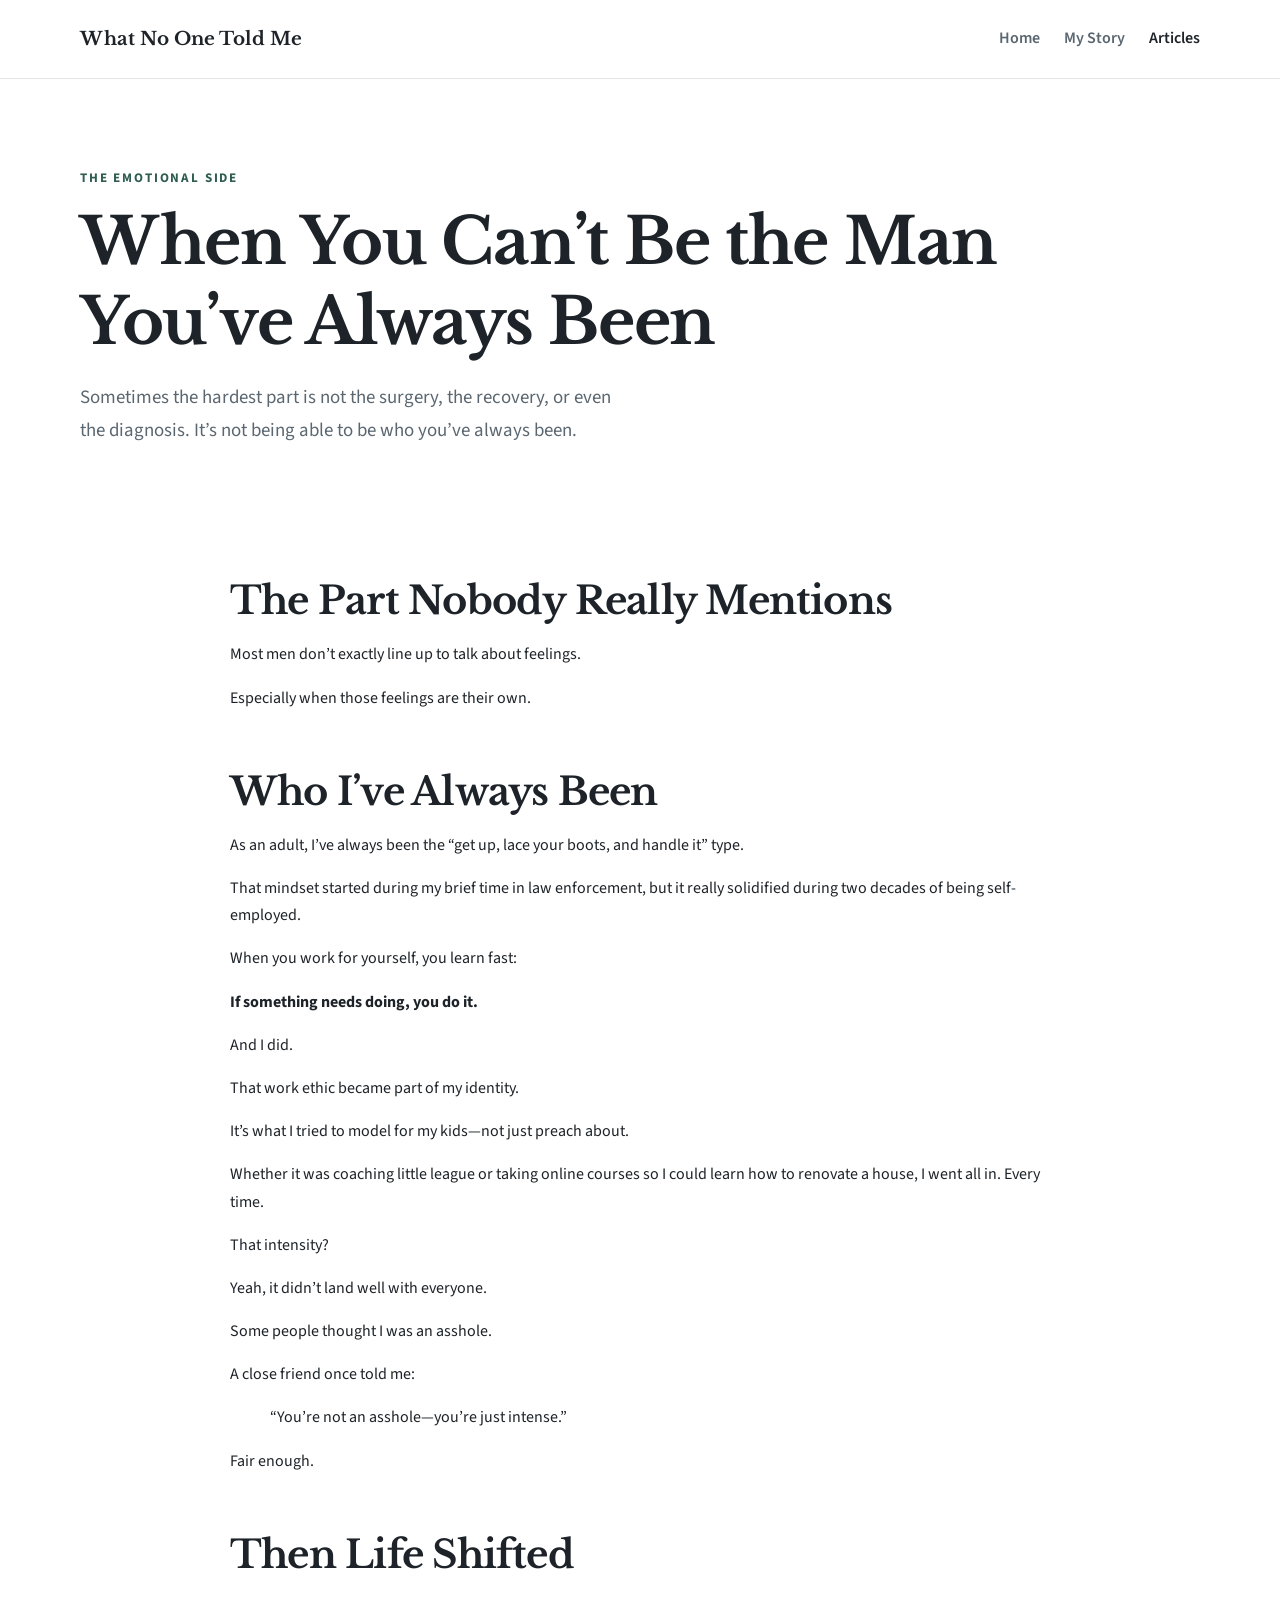
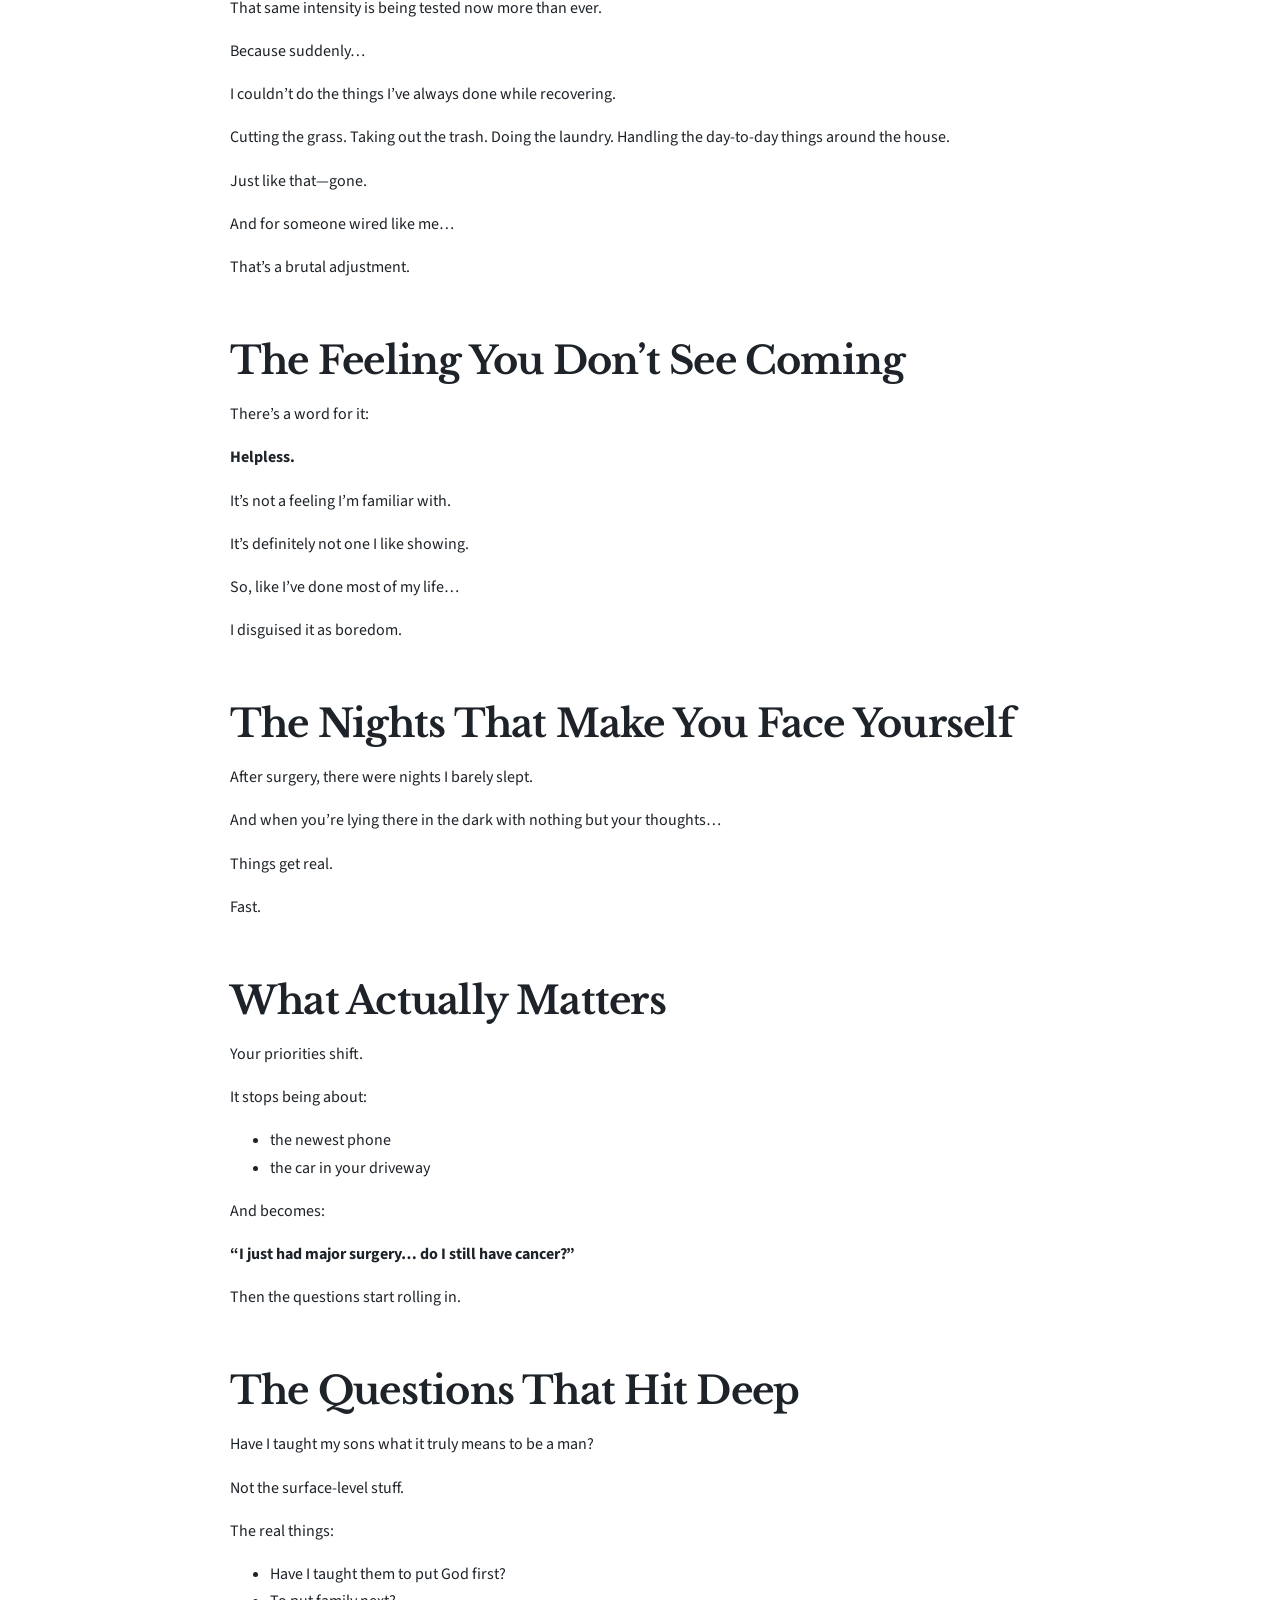
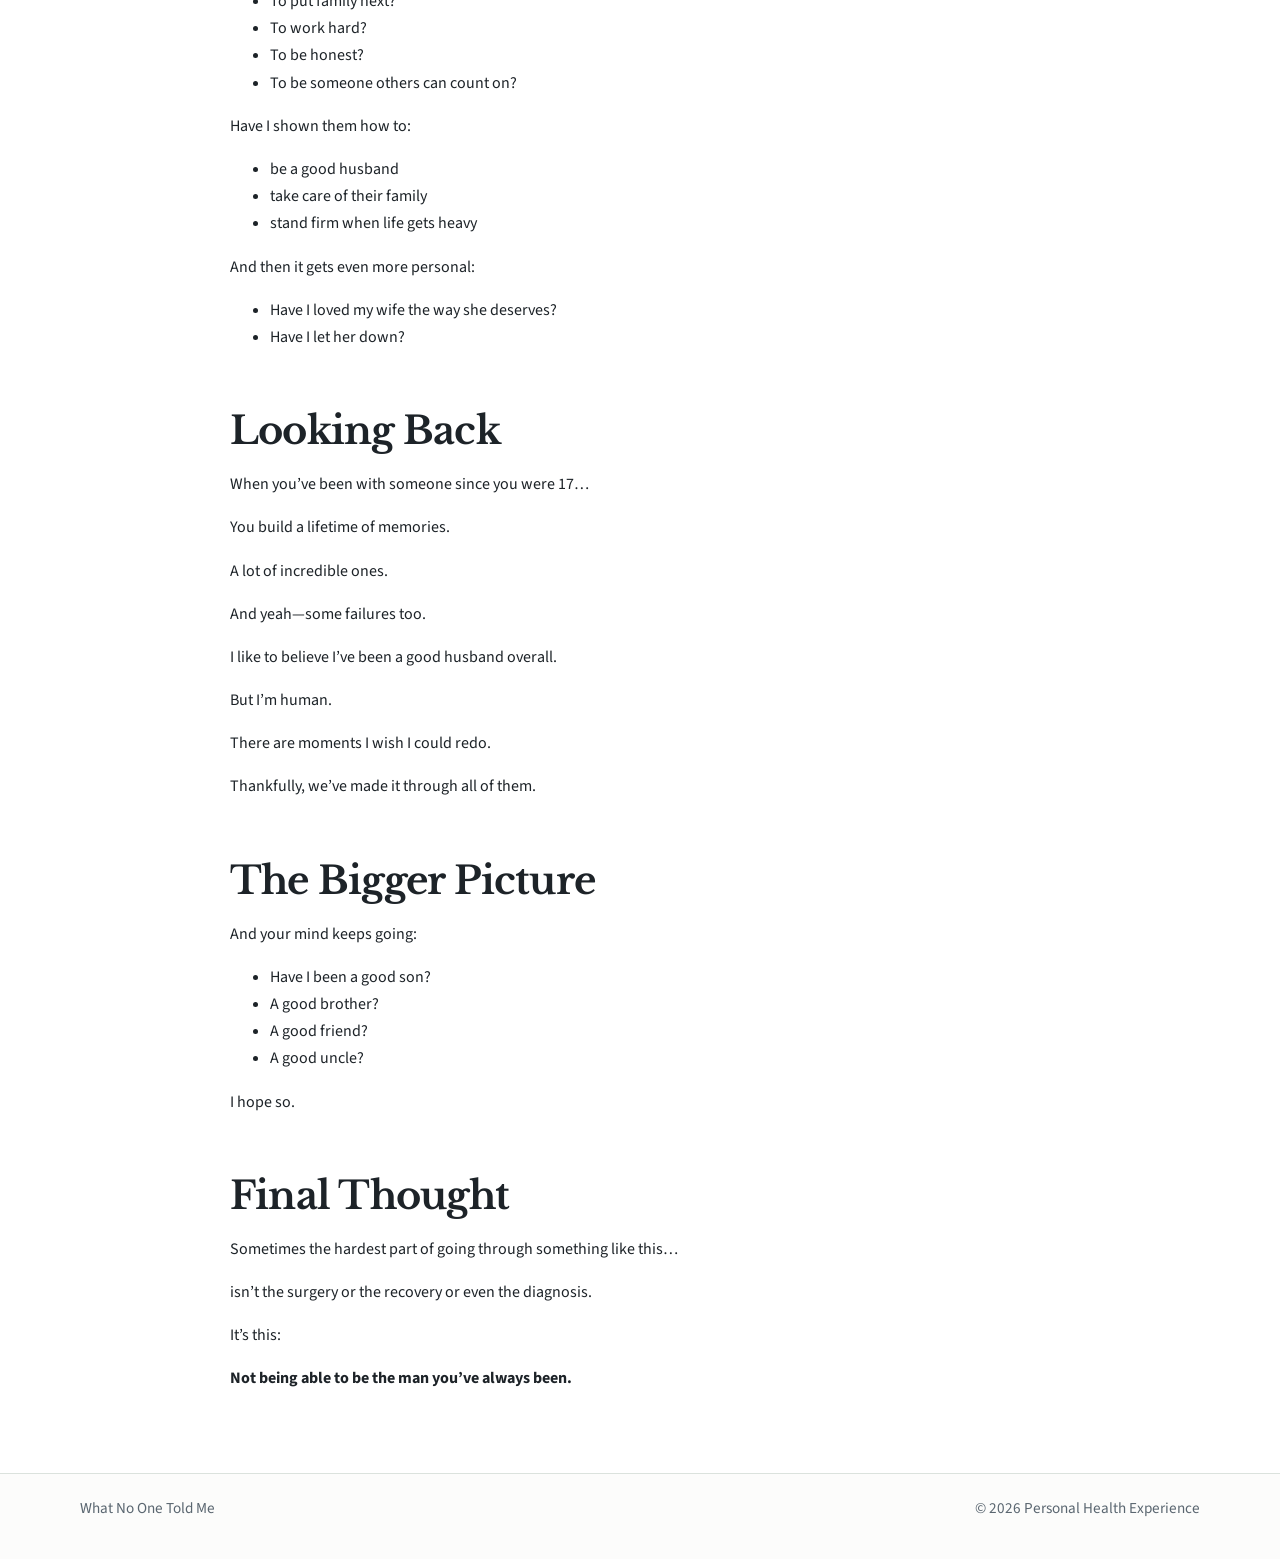
<file: emotional.html>
<!DOCTYPE html>
<html lang="en">
<head>
  <meta charset="UTF-8">
  <meta name="viewport" content="width=device-width, initial-scale=1.0">
  <title>When You Can’t Be the Man You’ve Always Been | What No One Told Me</title>
  <meta
    name="description"
    content="The emotional side of recovery after cancer surgery, identity, helplessness, and what happens when you can’t be who you’ve always been."
  >
  <link rel="preconnect" href="https://fonts.googleapis.com">
  <link rel="preconnect" href="https://fonts.gstatic.com" crossorigin>
  <link
    href="https://fonts.googleapis.com/css2?family=Libre+Baskerville:wght@400;700&family=Source+Sans+3:wght@400;500;600;700&display=swap"
    rel="stylesheet"
  >
  <link rel="stylesheet" href="styles.css">
</head>
<body>

<header class="site-header">
  <div class="container">
    <nav class="navbar">
      <a class="brand" href="index.html">What No One Told Me</a>
      <div class="nav-links">
        <a href="index.html">Home</a>
        <a href="story.html">My Story</a>
        <a class="active" href="articles.html">Articles</a>
      </div>
    </nav>
  </div>
</header>

<main>

<section class="hero hero-story">
  <div class="container">
    <p class="eyebrow">The emotional side</p>
    <h1>When You Can’t Be the Man You’ve Always Been</h1>
    <p class="lead">
      Sometimes the hardest part is not the surgery, the recovery, or even the diagnosis. It’s not being able to be who you’ve always been.
    </p>
  </div>
</section>

<section class="section">
  <div class="container story-layout">
    <article class="story-content">

      <section class="story-section">
        <h2>The Part Nobody Really Mentions</h2>
        <p>
          Most men don’t exactly line up to talk about feelings.
        </p>
        <p>
          Especially when those feelings are their own.
        </p>
      </section>

      <section class="story-section">
        <h2>Who I’ve Always Been</h2>
        <p>
          As an adult, I’ve always been the “get up, lace your boots, and handle it” type.
        </p>
        <p>
          That mindset started during my brief time in law enforcement, but it really solidified during two decades of being self-employed.
        </p>
        <p>
          When you work for yourself, you learn fast:
        </p>
        <p>
          <strong>If something needs doing, you do it.</strong>
        </p>
        <p>
          And I did.
        </p>
        <p>
          That work ethic became part of my identity.
        </p>
        <p>
          It’s what I tried to model for my kids—not just preach about.
        </p>
        <p>
          Whether it was coaching little league or taking online courses so I could learn how to renovate a house, I went all in. Every time.
        </p>
        <p>
          That intensity?
        </p>
        <p>
          Yeah, it didn’t land well with everyone.
        </p>
        <p>
          Some people thought I was an asshole.
        </p>
        <p>
          A close friend once told me:
        </p>
        <blockquote>
          <p>“You’re not an asshole—you’re just intense.”</p>
        </blockquote>
        <p>
          Fair enough.
        </p>
      </section>

      <section class="story-section">
        <h2>Then Life Shifted</h2>
        <p>
          That same intensity is being tested now more than ever.
        </p>
        <p>
          Because suddenly…
        </p>
        <p>
          I couldn’t do the things I’ve always done while recovering.
        </p>
        <p>
          Cutting the grass.  
          Taking out the trash.  
          Doing the laundry.  
          Handling the day-to-day things around the house.
        </p>
        <p>
          Just like that—gone.
        </p>
        <p>
          And for someone wired like me…
        </p>
        <p>
          That’s a brutal adjustment.
        </p>
      </section>

      <section class="story-section">
        <h2>The Feeling You Don’t See Coming</h2>
        <p>
          There’s a word for it:
        </p>
        <p>
          <strong>Helpless.</strong>
        </p>
        <p>
          It’s not a feeling I’m familiar with.
        </p>
        <p>
          It’s definitely not one I like showing.
        </p>
        <p>
          So, like I’ve done most of my life…
        </p>
        <p>
          I disguised it as boredom.
        </p>
      </section>

      <section class="story-section">
        <h2>The Nights That Make You Face Yourself</h2>
        <p>
          After surgery, there were nights I barely slept.
        </p>
        <p>
          And when you’re lying there in the dark with nothing but your thoughts…
        </p>
        <p>
          Things get real.
        </p>
        <p>
          Fast.
        </p>
      </section>

      <section class="story-section">
        <h2>What Actually Matters</h2>
        <p>
          Your priorities shift.
        </p>
        <p>
          It stops being about:
        </p>
        <ul>
          <li>the newest phone</li>
          <li>the car in your driveway</li>
        </ul>
        <p>
          And becomes:
        </p>
        <p>
          <strong>“I just had major surgery… do I still have cancer?”</strong>
        </p>
        <p>
          Then the questions start rolling in.
        </p>
      </section>

      <section class="story-section">
        <h2>The Questions That Hit Deep</h2>
        <p>
          Have I taught my sons what it truly means to be a man?
        </p>
        <p>
          Not the surface-level stuff.
        </p>
        <p>
          The real things:
        </p>
        <ul>
          <li>Have I taught them to put God first?</li>
          <li>To put family next?</li>
          <li>To work hard?</li>
          <li>To be honest?</li>
          <li>To be someone others can count on?</li>
        </ul>
        <p>
          Have I shown them how to:
        </p>
        <ul>
          <li>be a good husband</li>
          <li>take care of their family</li>
          <li>stand firm when life gets heavy</li>
        </ul>
        <p>
          And then it gets even more personal:
        </p>
        <ul>
          <li>Have I loved my wife the way she deserves?</li>
          <li>Have I let her down?</li>
        </ul>
      </section>

      <section class="story-section">
        <h2>Looking Back</h2>
        <p>
          When you’ve been with someone since you were 17…
        </p>
        <p>
          You build a lifetime of memories.
        </p>
        <p>
          A lot of incredible ones.
        </p>
        <p>
          And yeah—some failures too.
        </p>
        <p>
          I like to believe I’ve been a good husband overall.
        </p>
        <p>
          But I’m human.
        </p>
        <p>
          There are moments I wish I could redo.
        </p>
        <p>
          Thankfully, we’ve made it through all of them.
        </p>
      </section>

      <section class="story-section">
        <h2>The Bigger Picture</h2>
        <p>
          And your mind keeps going:
        </p>
        <ul>
          <li>Have I been a good son?</li>
          <li>A good brother?</li>
          <li>A good friend?</li>
          <li>A good uncle?</li>
        </ul>
        <p>
          I hope so.
        </p>
      </section>

      <section class="story-section">
        <h2>Final Thought</h2>
        <p>
          Sometimes the hardest part of going through something like this…
        </p>
        <p>
          isn’t the surgery  
          or the recovery  
          or even the diagnosis.
        </p>
        <p>
          It’s this:
        </p>
        <p>
          <strong>Not being able to be the man you’ve always been.</strong>
        </p>
      </section>

    </article>
  </div>
</section>

</main>

<footer class="site-footer">
  <div class="container footer-inner">
    <p>What No One Told Me</p>
    <p>&copy; <span id="year"></span> Personal Health Experience</p>
  </footer>

<script src="script.js"></script>

</body>
</html>
</file>
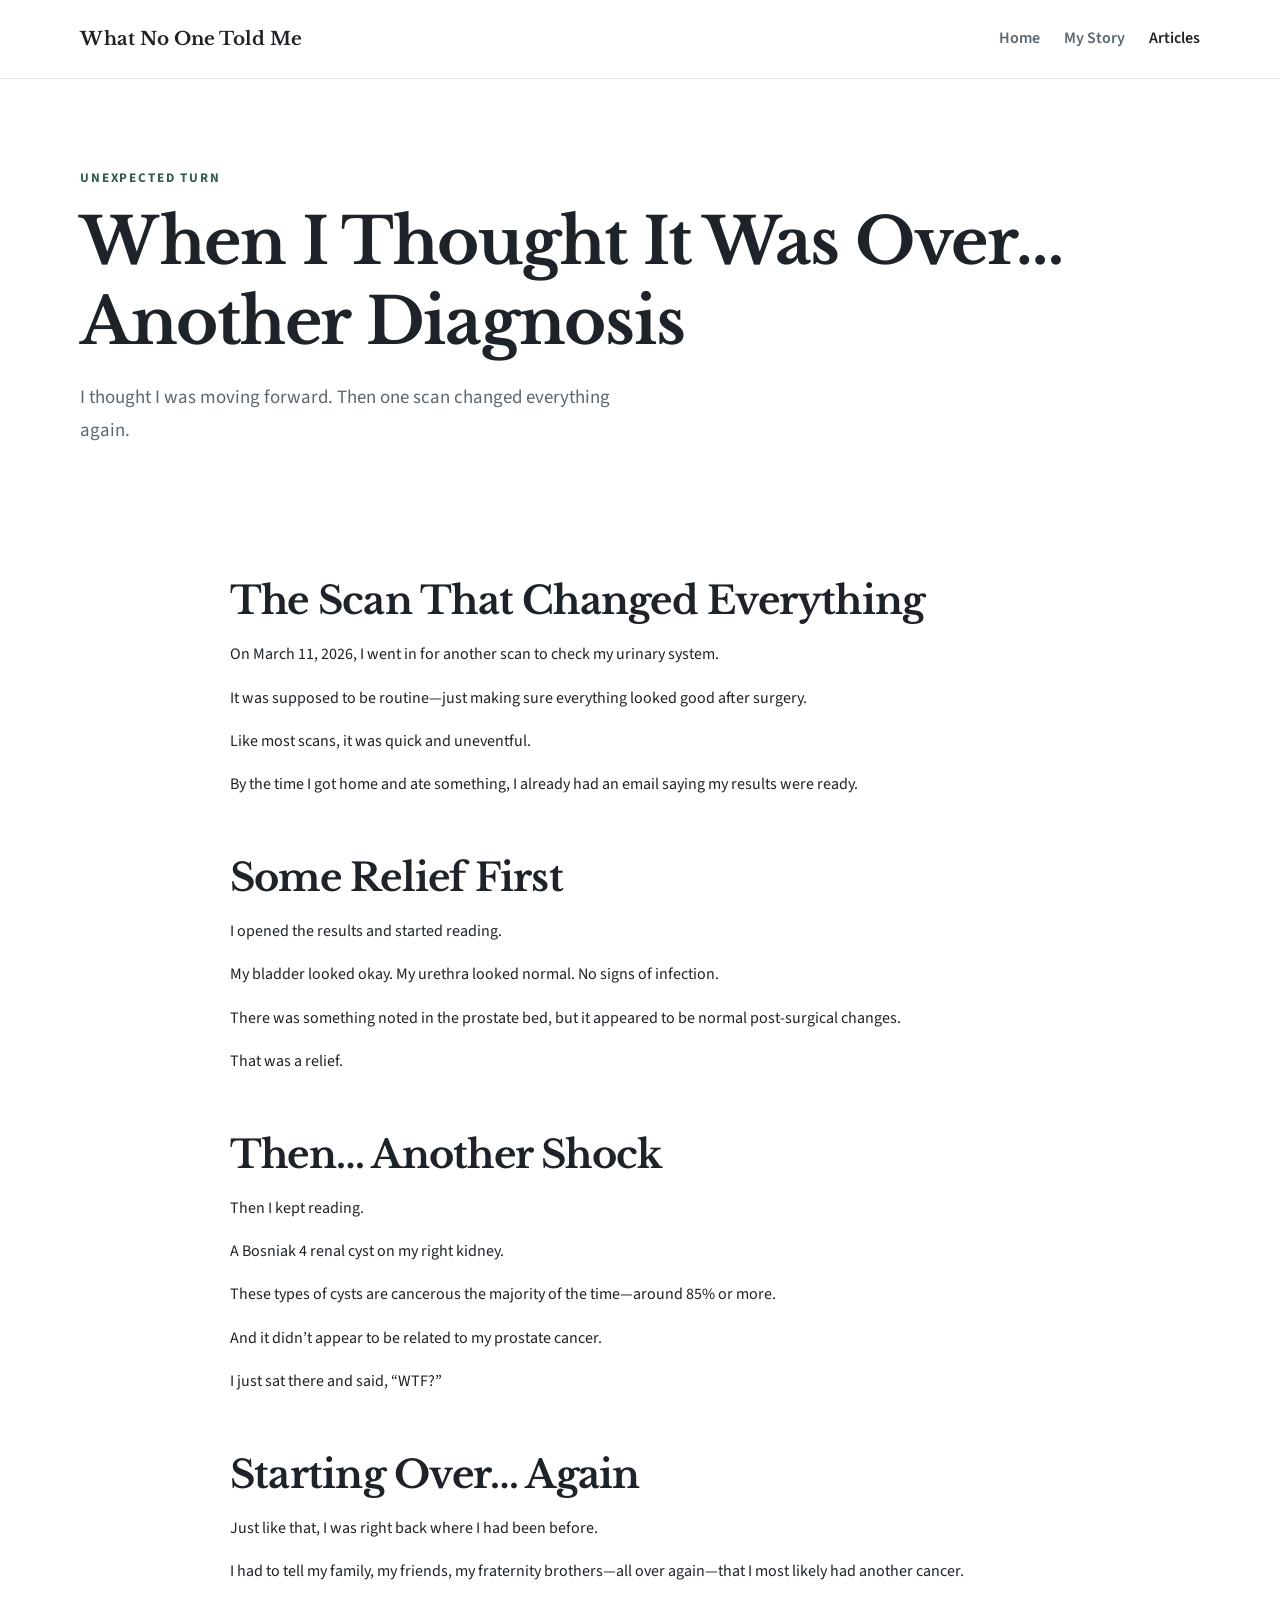
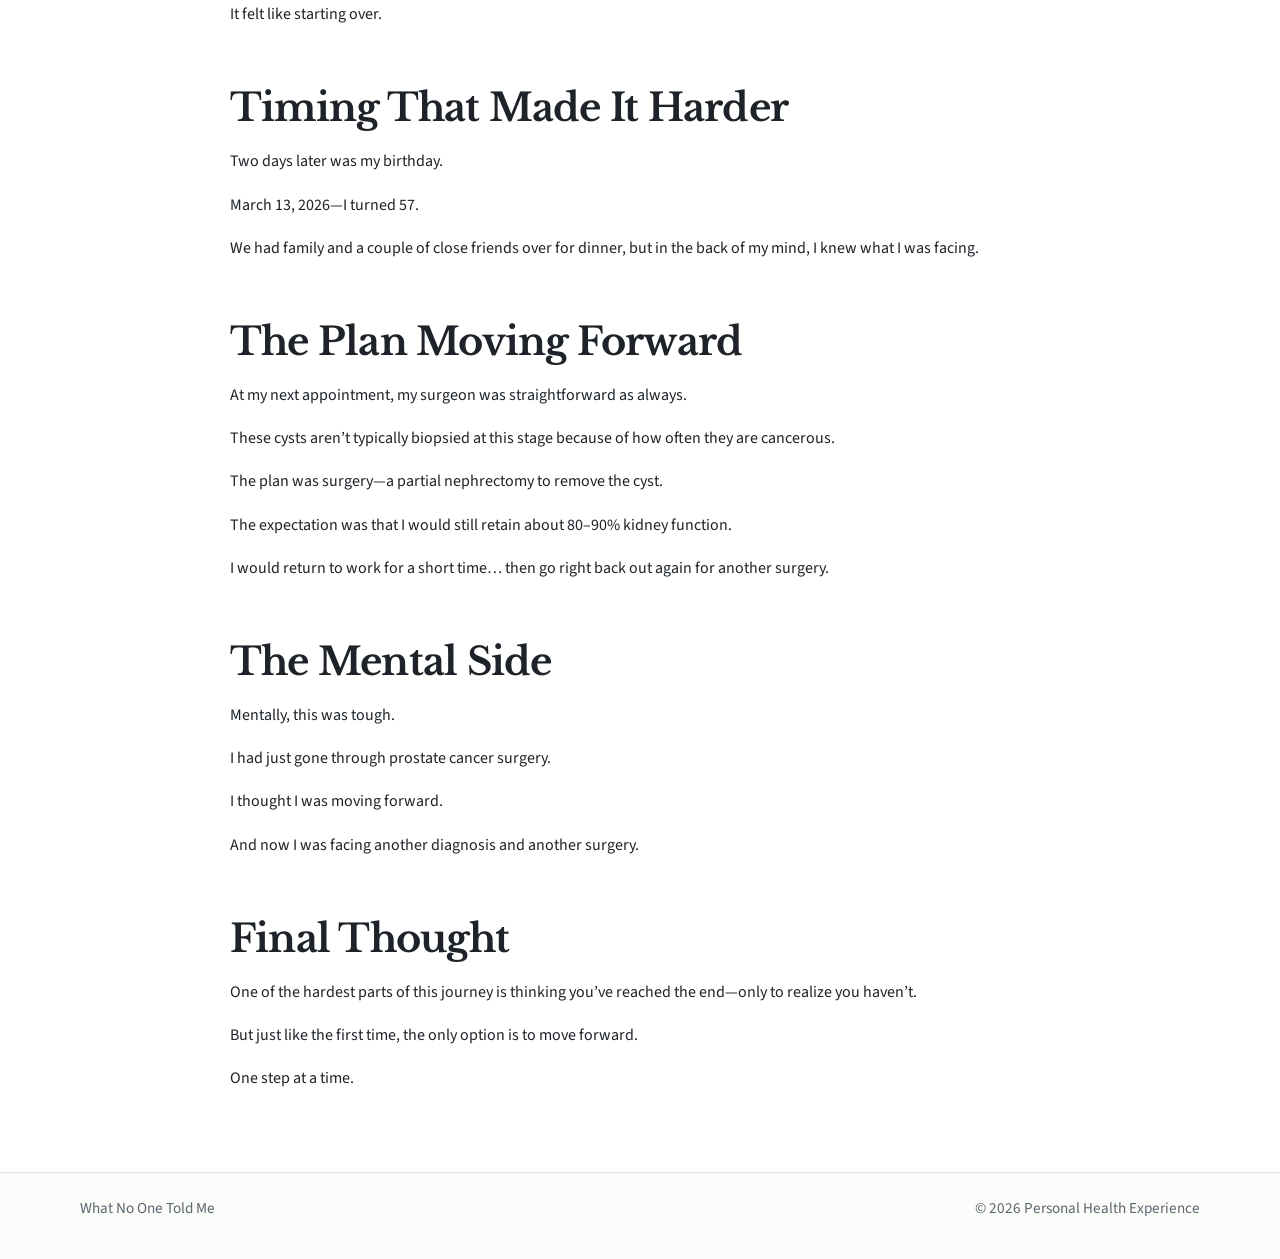
<file: kidney.html>
<!DOCTYPE html>
<html lang="en">
<head>
  <meta charset="UTF-8">
  <meta name="viewport" content="width=device-width, initial-scale=1.0">
  <title>When I Thought It Was Over… Another Diagnosis | What No One Told Me</title>
  <meta
    name="description"
    content="After prostate cancer surgery, I thought the worst was behind me—until another scan revealed a Bosniak 4 kidney cyst."
  >
  <link rel="preconnect" href="https://fonts.googleapis.com">
  <link rel="preconnect" href="https://fonts.gstatic.com" crossorigin>
  <link
    href="https://fonts.googleapis.com/css2?family=Libre+Baskerville:wght@400;700&family=Source+Sans+3:wght@400;500;600;700&display=swap"
    rel="stylesheet"
  >
  <link rel="stylesheet" href="styles.css">
</head>
<body>

<header class="site-header">
  <div class="container">
    <nav class="navbar">
      <a class="brand" href="index.html">What No One Told Me</a>
      <div class="nav-links">
        <a href="index.html">Home</a>
        <a href="story.html">My Story</a>
        <a class="active" href="articles.html">Articles</a>
      </div>
    </nav>
  </div>
</header>

<main>

<section class="hero hero-story">
  <div class="container">
    <p class="eyebrow">Unexpected turn</p>
    <h1>When I Thought It Was Over… Another Diagnosis</h1>
    <p class="lead">
      I thought I was moving forward. Then one scan changed everything again.
    </p>
  </div>
</section>

<section class="section">
  <div class="container story-layout">
    <article class="story-content">

      <section class="story-section">
        <h2>The Scan That Changed Everything</h2>
        <p>
          On March 11, 2026, I went in for another scan to check my urinary system.
        </p>
        <p>
          It was supposed to be routine—just making sure everything looked good after surgery.
        </p>
        <p>
          Like most scans, it was quick and uneventful.
        </p>
        <p>
          By the time I got home and ate something, I already had an email saying my results were ready.
        </p>
      </section>

      <section class="story-section">
        <h2>Some Relief First</h2>
        <p>
          I opened the results and started reading.
        </p>
        <p>
          My bladder looked okay. My urethra looked normal. No signs of infection.
        </p>
        <p>
          There was something noted in the prostate bed, but it appeared to be normal post-surgical changes.
        </p>
        <p>
          That was a relief.
        </p>
      </section>

      <section class="story-section">
        <h2>Then… Another Shock</h2>
        <p>
          Then I kept reading.
        </p>
        <p>
          A Bosniak 4 renal cyst on my right kidney.
        </p>
        <p>
          These types of cysts are cancerous the majority of the time—around 85% or more.
        </p>
        <p>
          And it didn’t appear to be related to my prostate cancer.
        </p>
        <p>
          I just sat there and said, “WTF?”
        </p>
      </section>

      <section class="story-section">
        <h2>Starting Over… Again</h2>
        <p>
          Just like that, I was right back where I had been before.
        </p>
        <p>
          I had to tell my family, my friends, my fraternity brothers—all over again—that I most likely had another cancer.
        </p>
        <p>
          It felt like starting over.
        </p>
      </section>

      <section class="story-section">
        <h2>Timing That Made It Harder</h2>
        <p>
          Two days later was my birthday.
        </p>
        <p>
          March 13, 2026—I turned 57.
        </p>
        <p>
          We had family and a couple of close friends over for dinner, but in the back of my mind, I knew what I was facing.
        </p>
      </section>

      <section class="story-section">
        <h2>The Plan Moving Forward</h2>
        <p>
          At my next appointment, my surgeon was straightforward as always.
        </p>
        <p>
          These cysts aren’t typically biopsied at this stage because of how often they are cancerous.
        </p>
        <p>
          The plan was surgery—a partial nephrectomy to remove the cyst.
        </p>
        <p>
          The expectation was that I would still retain about 80–90% kidney function.
        </p>
        <p>
          I would return to work for a short time… then go right back out again for another surgery.
        </p>
      </section>

      <section class="story-section">
        <h2>The Mental Side</h2>
        <p>
          Mentally, this was tough.
        </p>
        <p>
          I had just gone through prostate cancer surgery.
        </p>
        <p>
          I thought I was moving forward.
        </p>
        <p>
          And now I was facing another diagnosis and another surgery.
        </p>
      </section>

      <section class="story-section">
        <h2>Final Thought</h2>
        <p>
          One of the hardest parts of this journey is thinking you’ve reached the end—only to realize you haven’t.
        </p>
        <p>
          But just like the first time, the only option is to move forward.
        </p>
        <p>
          One step at a time.
        </p>
      </section>

    </article>
  </div>
</section>

</main>

<footer class="site-footer">
  <div class="container footer-inner">
    <p>What No One Told Me</p>
    <p>&copy; <span id="year"></span> Personal Health Experience</p>
  </div>
</footer>

<script src="script.js"></script>

</body>
</html>
</file>
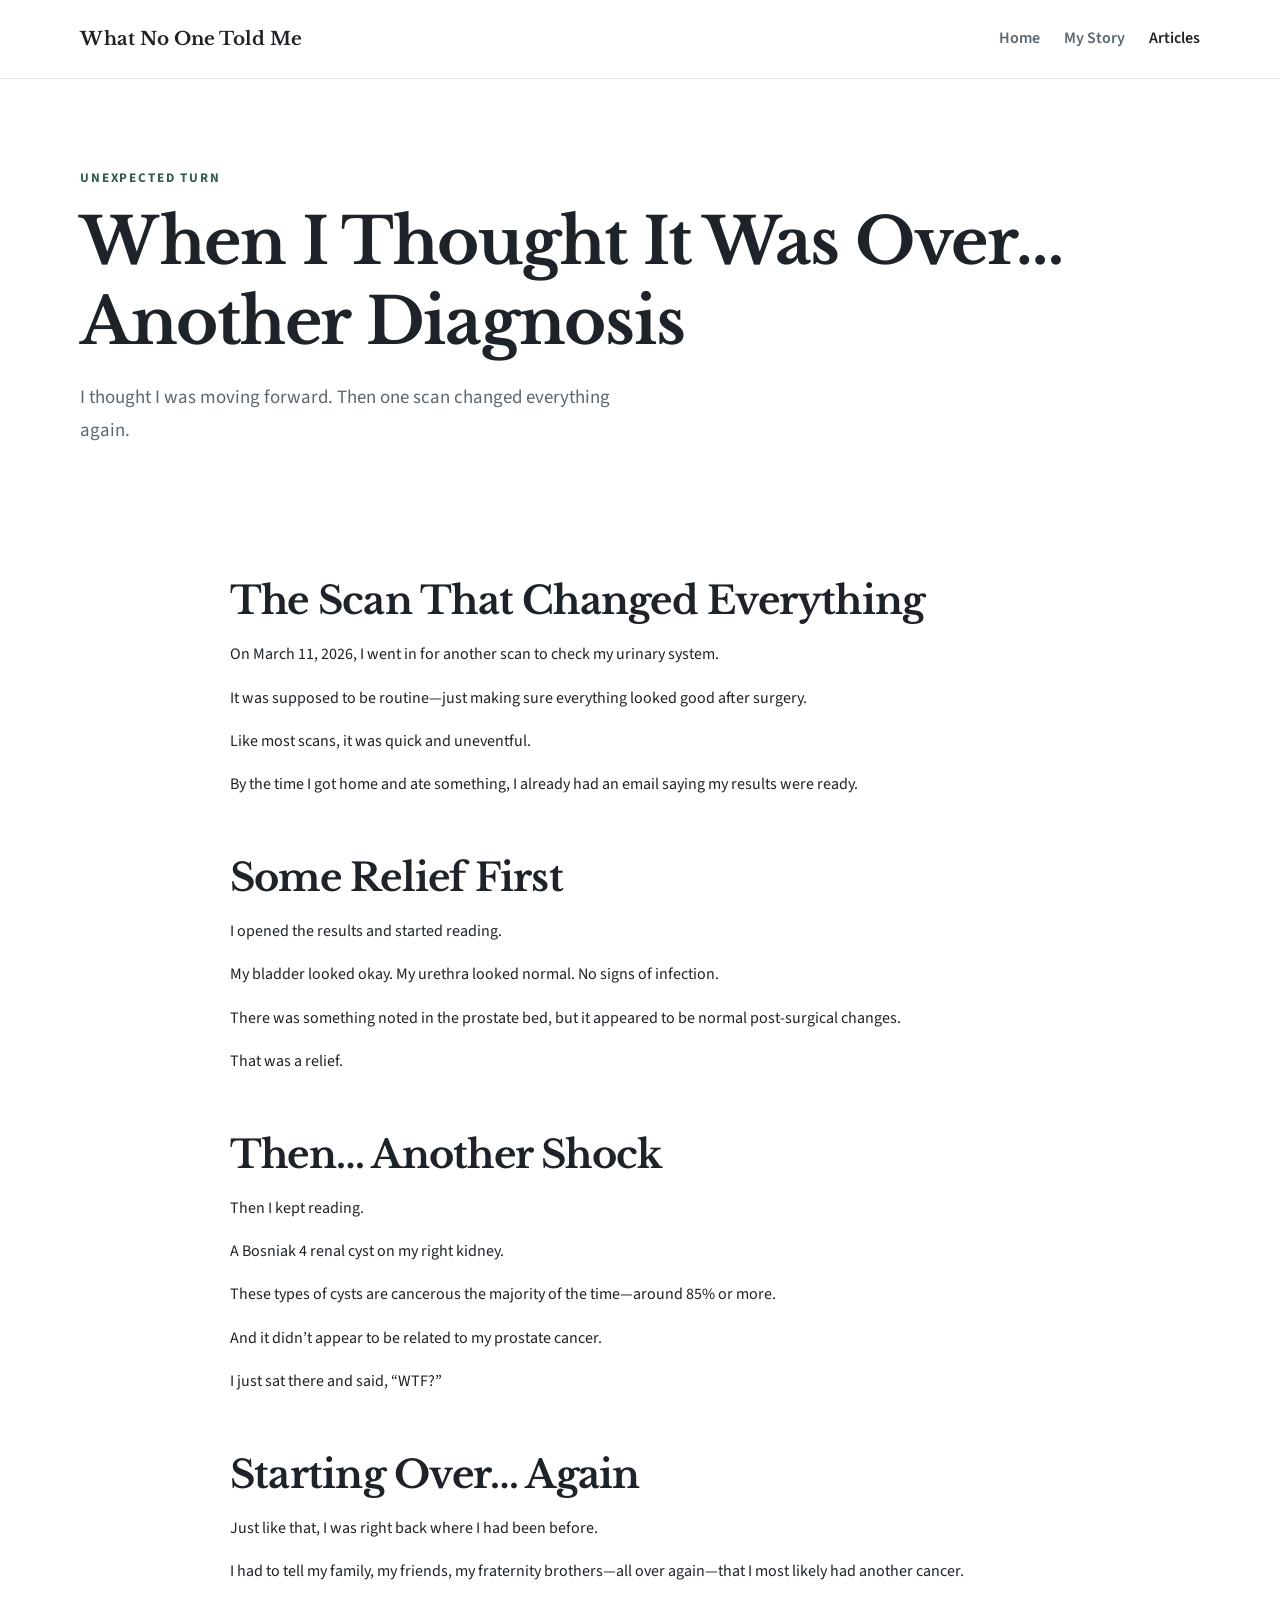
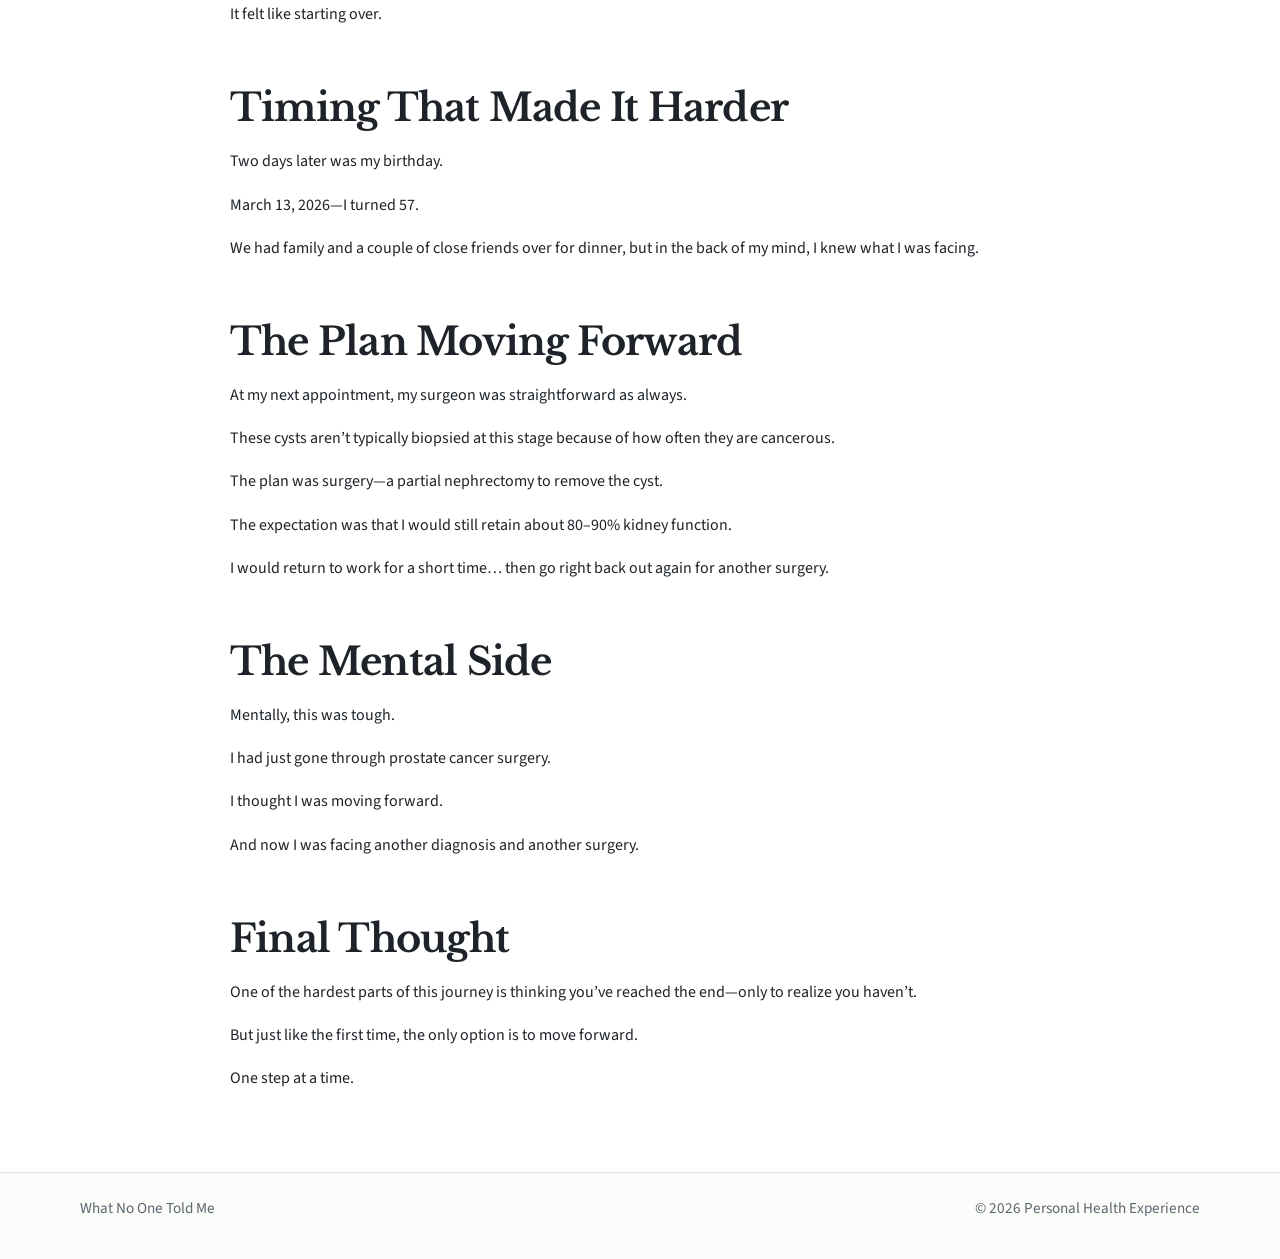
<file: kidney2.html>
<!DOCTYPE html>
<html lang="en">
<head>
  <meta charset="UTF-8">
  <meta name="viewport" content="width=device-width, initial-scale=1.0">
  <title>When I Thought It Was Over… Another Diagnosis | What No One Told Me</title>
  <meta
    name="description"
    content="After prostate cancer surgery, I thought the worst was behind me—until another scan revealed a Bosniak 4 kidney cyst."
  >
  <link rel="preconnect" href="https://fonts.googleapis.com">
  <link rel="preconnect" href="https://fonts.gstatic.com" crossorigin>
  <link
    href="https://fonts.googleapis.com/css2?family=Libre+Baskerville:wght@400;700&family=Source+Sans+3:wght@400;500;600;700&display=swap"
    rel="stylesheet"
  >
  <link rel="stylesheet" href="styles.css">
</head>
<body>

<header class="site-header">
  <div class="container">
    <nav class="navbar">
      <a class="brand" href="index.html">What No One Told Me</a>
      <div class="nav-links">
        <a href="index.html">Home</a>
        <a href="story.html">My Story</a>
        <a class="active" href="articles.html">Articles</a>
      </div>
    </nav>
  </div>
</header>

<main>

<section class="hero hero-story">
  <div class="container">
    <p class="eyebrow">Unexpected turn</p>
    <h1>When I Thought It Was Over… Another Diagnosis</h1>
    <p class="lead">
      I thought I was moving forward. Then one scan changed everything again.
    </p>
  </div>
</section>

<section class="section">
  <div class="container story-layout">
    <article class="story-content">

      <section class="story-section">
        <h2>The Scan That Changed Everything</h2>
        <p>
          On March 11, 2026, I went in for another scan to check my urinary system.
        </p>
        <p>
          It was supposed to be routine—just making sure everything looked good after surgery.
        </p>
        <p>
          Like most scans, it was quick and uneventful.
        </p>
        <p>
          By the time I got home and ate something, I already had an email saying my results were ready.
        </p>
      </section>

      <section class="story-section">
        <h2>Some Relief First</h2>
        <p>
          I opened the results and started reading.
        </p>
        <p>
          My bladder looked okay. My urethra looked normal. No signs of infection.
        </p>
        <p>
          There was something noted in the prostate bed, but it appeared to be normal post-surgical changes.
        </p>
        <p>
          That was a relief.
        </p>
      </section>

      <section class="story-section">
        <h2>Then… Another Shock</h2>
        <p>
          Then I kept reading.
        </p>
        <p>
          A Bosniak 4 renal cyst on my right kidney.
        </p>
        <p>
          These types of cysts are cancerous the majority of the time—around 85% or more.
        </p>
        <p>
          And it didn’t appear to be related to my prostate cancer.
        </p>
        <p>
          I just sat there and said, “WTF?”
        </p>
      </section>

      <section class="story-section">
        <h2>Starting Over… Again</h2>
        <p>
          Just like that, I was right back where I had been before.
        </p>
        <p>
          I had to tell my family, my friends, my fraternity brothers—all over again—that I most likely had another cancer.
        </p>
        <p>
          It felt like starting over.
        </p>
      </section>

      <section class="story-section">
        <h2>Timing That Made It Harder</h2>
        <p>
          Two days later was my birthday.
        </p>
        <p>
          March 13, 2026—I turned 57.
        </p>
        <p>
          We had family and a couple of close friends over for dinner, but in the back of my mind, I knew what I was facing.
        </p>
      </section>

      <section class="story-section">
        <h2>The Plan Moving Forward</h2>
        <p>
          At my next appointment, my surgeon was straightforward as always.
        </p>
        <p>
          These cysts aren’t typically biopsied at this stage because of how often they are cancerous.
        </p>
        <p>
          The plan was surgery—a partial nephrectomy to remove the cyst.
        </p>
        <p>
          The expectation was that I would still retain about 80–90% kidney function.
        </p>
        <p>
          I would return to work for a short time… then go right back out again for another surgery.
        </p>
      </section>

      <section class="story-section">
        <h2>The Mental Side</h2>
        <p>
          Mentally, this was tough.
        </p>
        <p>
          I had just gone through prostate cancer surgery.
        </p>
        <p>
          I thought I was moving forward.
        </p>
        <p>
          And now I was facing another diagnosis and another surgery.
        </p>
      </section>

      <section class="story-section">
        <h2>Final Thought</h2>
        <p>
          One of the hardest parts of this journey is thinking you’ve reached the end—only to realize you haven’t.
        </p>
        <p>
          But just like the first time, the only option is to move forward.
        </p>
        <p>
          One step at a time.
        </p>
      </section>

    </article>
  </div>
</section>

</main>

<footer class="site-footer">
  <div class="container footer-inner">
    <p>What No One Told Me</p>
    <p>&copy; <span id="year"></span> Personal Health Experience</p>
  </div>
</footer>

<script src="script.js"></script>

</body>
</html>
</file>
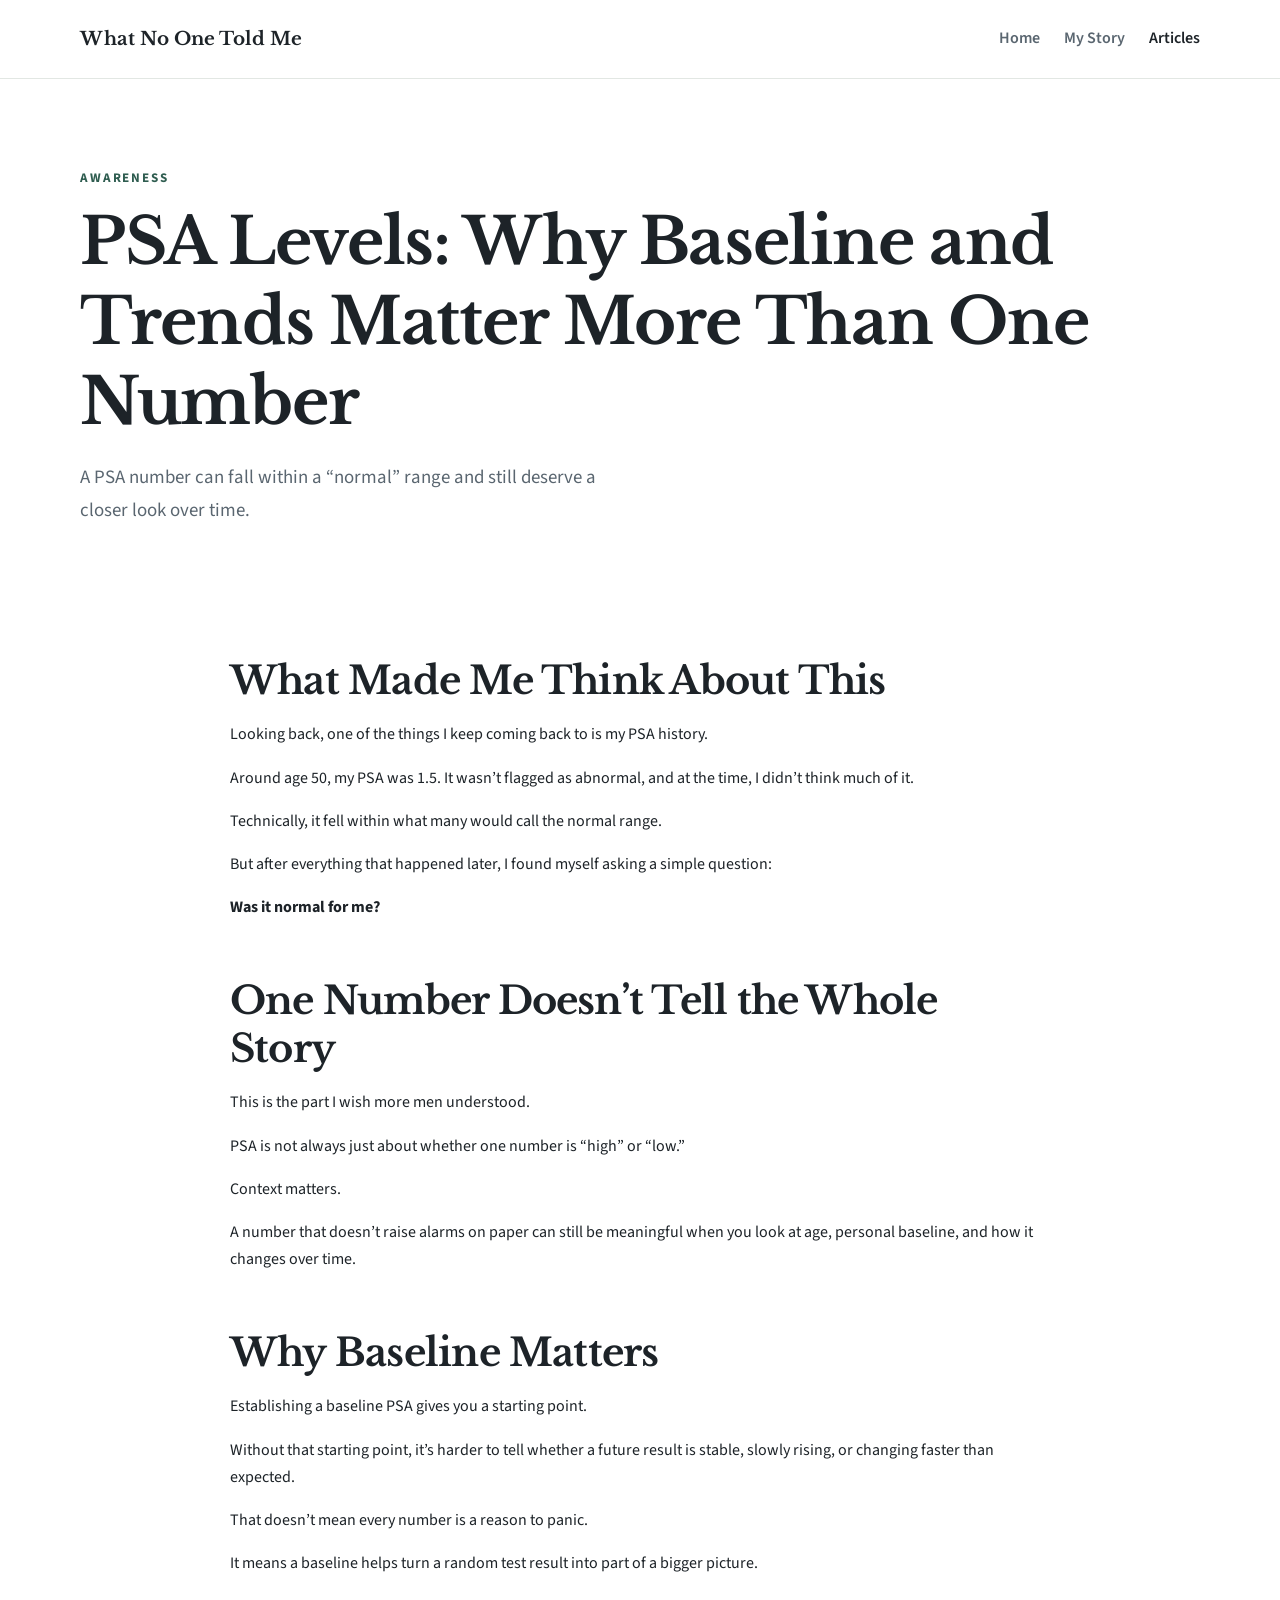
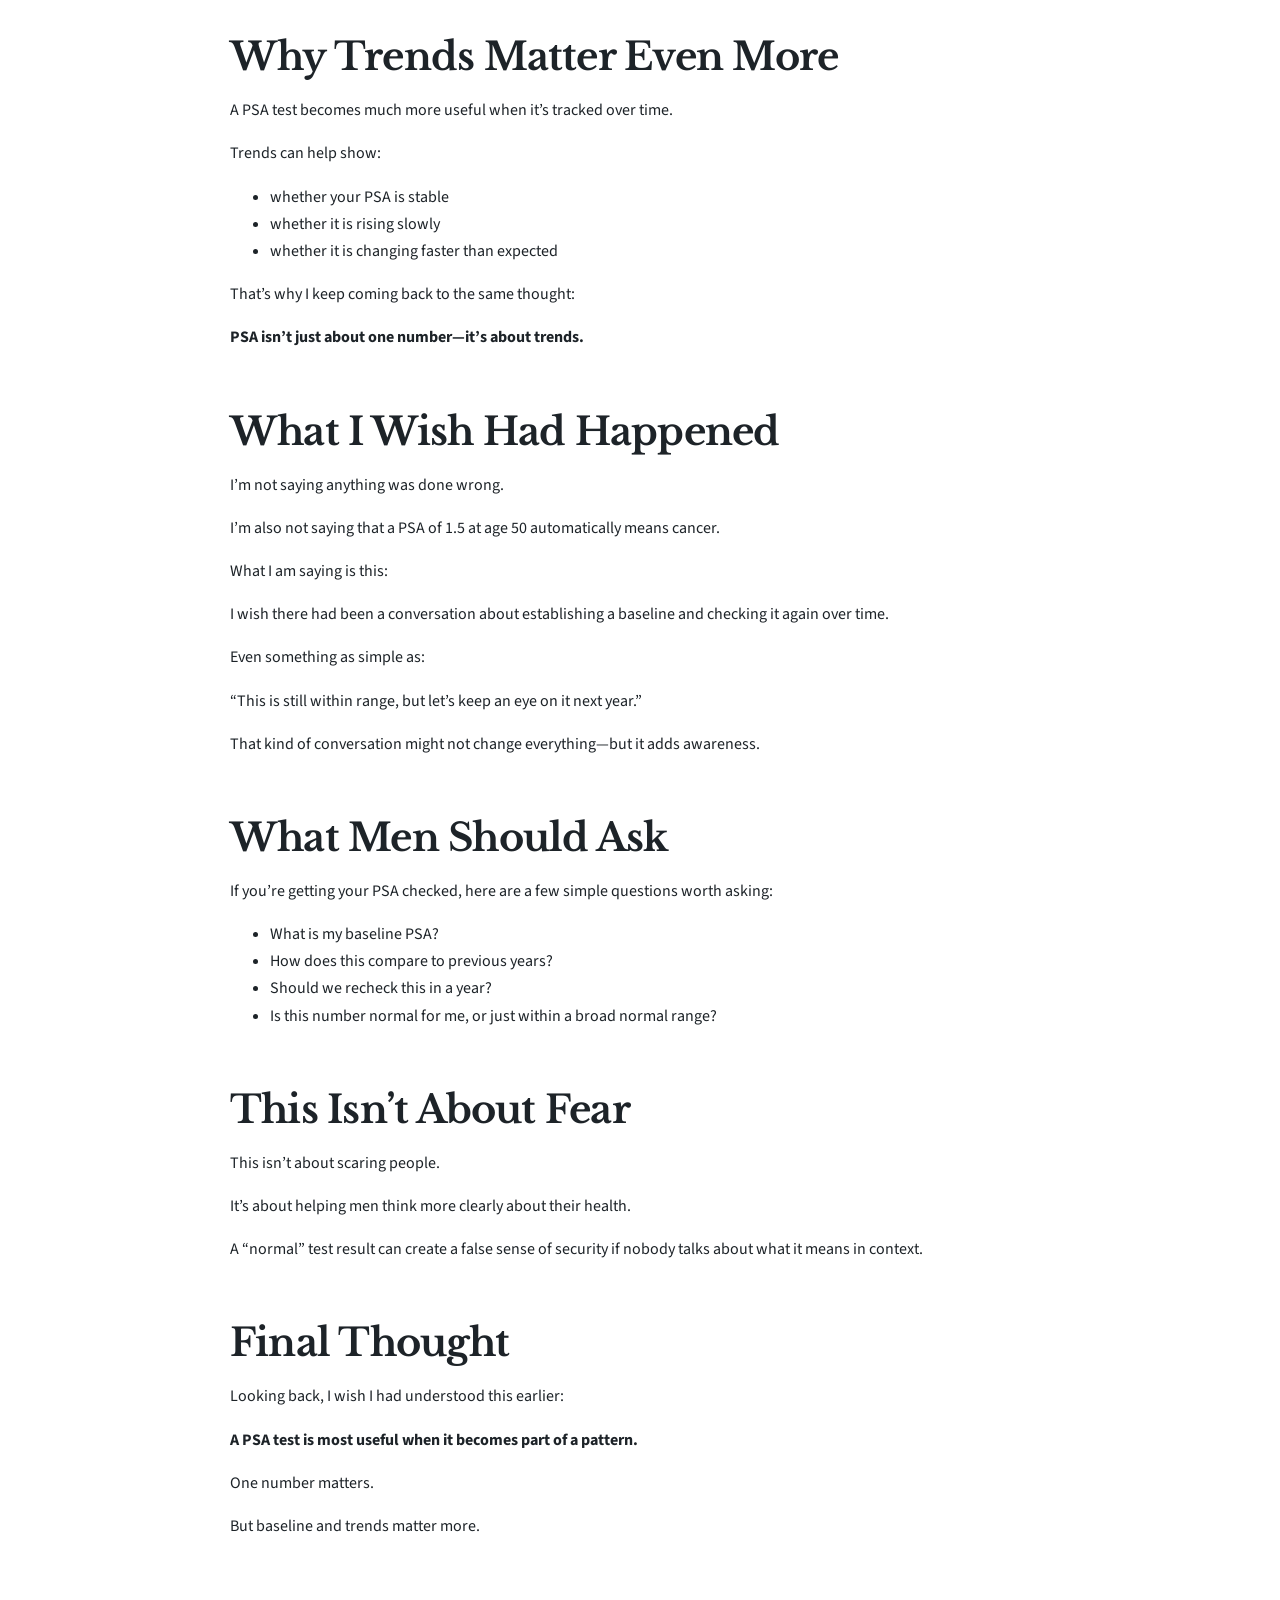
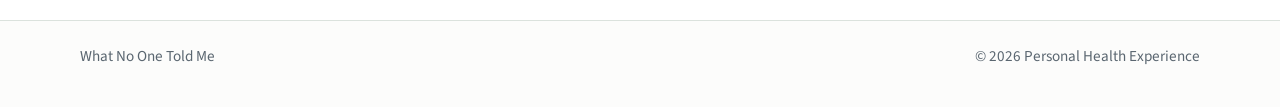
<file: psa.html>
<!DOCTYPE html>
<html lang="en">
<head>
  <meta charset="UTF-8">
  <meta name="viewport" content="width=device-width, initial-scale=1.0">
  <title>PSA Levels: Why Baseline and Trends Matter More Than One Number | What No One Told Me</title>
  <meta
    name="description"
    content="Why PSA baseline and long-term trends matter more than one number alone. A personal perspective on prostate cancer awareness."
  >
  <link rel="preconnect" href="https://fonts.googleapis.com">
  <link rel="preconnect" href="https://fonts.gstatic.com" crossorigin>
  <link
    href="https://fonts.googleapis.com/css2?family=Libre+Baskerville:wght@400;700&family=Source+Sans+3:wght@400;500;600;700&display=swap"
    rel="stylesheet"
  >
  <link rel="stylesheet" href="styles.css">
</head>
<body>

<header class="site-header">
  <div class="container">
    <nav class="navbar">
      <a class="brand" href="index.html">What No One Told Me</a>
      <div class="nav-links">
        <a href="index.html">Home</a>
        <a href="story.html">My Story</a>
        <a class="active" href="articles.html">Articles</a>
      </div>
    </nav>
  </div>
</header>

<main>

<section class="hero hero-story">
  <div class="container">
    <p class="eyebrow">Awareness</p>
    <h1>PSA Levels: Why Baseline and Trends Matter More Than One Number</h1>
    <p class="lead">
      A PSA number can fall within a “normal” range and still deserve a closer look over time.
    </p>
  </div>
</section>

<section class="section">
  <div class="container story-layout">
    <article class="story-content">

      <section class="story-section">
        <h2>What Made Me Think About This</h2>
        <p>
          Looking back, one of the things I keep coming back to is my PSA history.
        </p>
        <p>
          Around age 50, my PSA was 1.5. It wasn’t flagged as abnormal, and at the time, I didn’t think much of it.
        </p>
        <p>
          Technically, it fell within what many would call the normal range.
        </p>
        <p>
          But after everything that happened later, I found myself asking a simple question:
        </p>
        <p>
          <strong>Was it normal for me?</strong>
        </p>
      </section>

      <section class="story-section">
        <h2>One Number Doesn’t Tell the Whole Story</h2>
        <p>
          This is the part I wish more men understood.
        </p>
        <p>
          PSA is not always just about whether one number is “high” or “low.”
        </p>
        <p>
          Context matters.
        </p>
        <p>
          A number that doesn’t raise alarms on paper can still be meaningful when you look at age, personal baseline, and how it changes over time.
        </p>
      </section>

      <section class="story-section">
        <h2>Why Baseline Matters</h2>
        <p>
          Establishing a baseline PSA gives you a starting point.
        </p>
        <p>
          Without that starting point, it’s harder to tell whether a future result is stable, slowly rising, or changing faster than expected.
        </p>
        <p>
          That doesn’t mean every number is a reason to panic.
        </p>
        <p>
          It means a baseline helps turn a random test result into part of a bigger picture.
        </p>
      </section>

      <section class="story-section">
        <h2>Why Trends Matter Even More</h2>
        <p>
          A PSA test becomes much more useful when it’s tracked over time.
        </p>
        <p>
          Trends can help show:
        </p>
        <ul>
          <li>whether your PSA is stable</li>
          <li>whether it is rising slowly</li>
          <li>whether it is changing faster than expected</li>
        </ul>
        <p>
          That’s why I keep coming back to the same thought:
        </p>
        <p>
          <strong>PSA isn’t just about one number—it’s about trends.</strong>
        </p>
      </section>

      <section class="story-section">
        <h2>What I Wish Had Happened</h2>
        <p>
          I’m not saying anything was done wrong.
        </p>
        <p>
          I’m also not saying that a PSA of 1.5 at age 50 automatically means cancer.
        </p>
        <p>
          What I am saying is this:
        </p>
        <p>
          I wish there had been a conversation about establishing a baseline and checking it again over time.
        </p>
        <p>
          Even something as simple as:
        </p>
        <p>
          “This is still within range, but let’s keep an eye on it next year.”
        </p>
        <p>
          That kind of conversation might not change everything—but it adds awareness.
        </p>
      </section>

      <section class="story-section">
        <h2>What Men Should Ask</h2>
        <p>
          If you’re getting your PSA checked, here are a few simple questions worth asking:
        </p>
        <ul>
          <li>What is my baseline PSA?</li>
          <li>How does this compare to previous years?</li>
          <li>Should we recheck this in a year?</li>
          <li>Is this number normal for me, or just within a broad normal range?</li>
        </ul>
      </section>

      <section class="story-section">
        <h2>This Isn’t About Fear</h2>
        <p>
          This isn’t about scaring people.
        </p>
        <p>
          It’s about helping men think more clearly about their health.
        </p>
        <p>
          A “normal” test result can create a false sense of security if nobody talks about what it means in context.
        </p>
      </section>

      <section class="story-section">
        <h2>Final Thought</h2>
        <p>
          Looking back, I wish I had understood this earlier:
        </p>
        <p>
          <strong>A PSA test is most useful when it becomes part of a pattern.</strong>
        </p>
        <p>
          One number matters.
        </p>
        <p>
          But baseline and trends matter more.
        </p>
      </section>

    </article>
  </div>
</section>

</main>

<footer class="site-footer">
  <div class="container footer-inner">
    <p>What No One Told Me</p>
    <p>&copy; <span id="year"></span> Personal Health Experience</p>
  </div>
</footer>

<script src="script.js"></script>

</body>
</html>
</file>
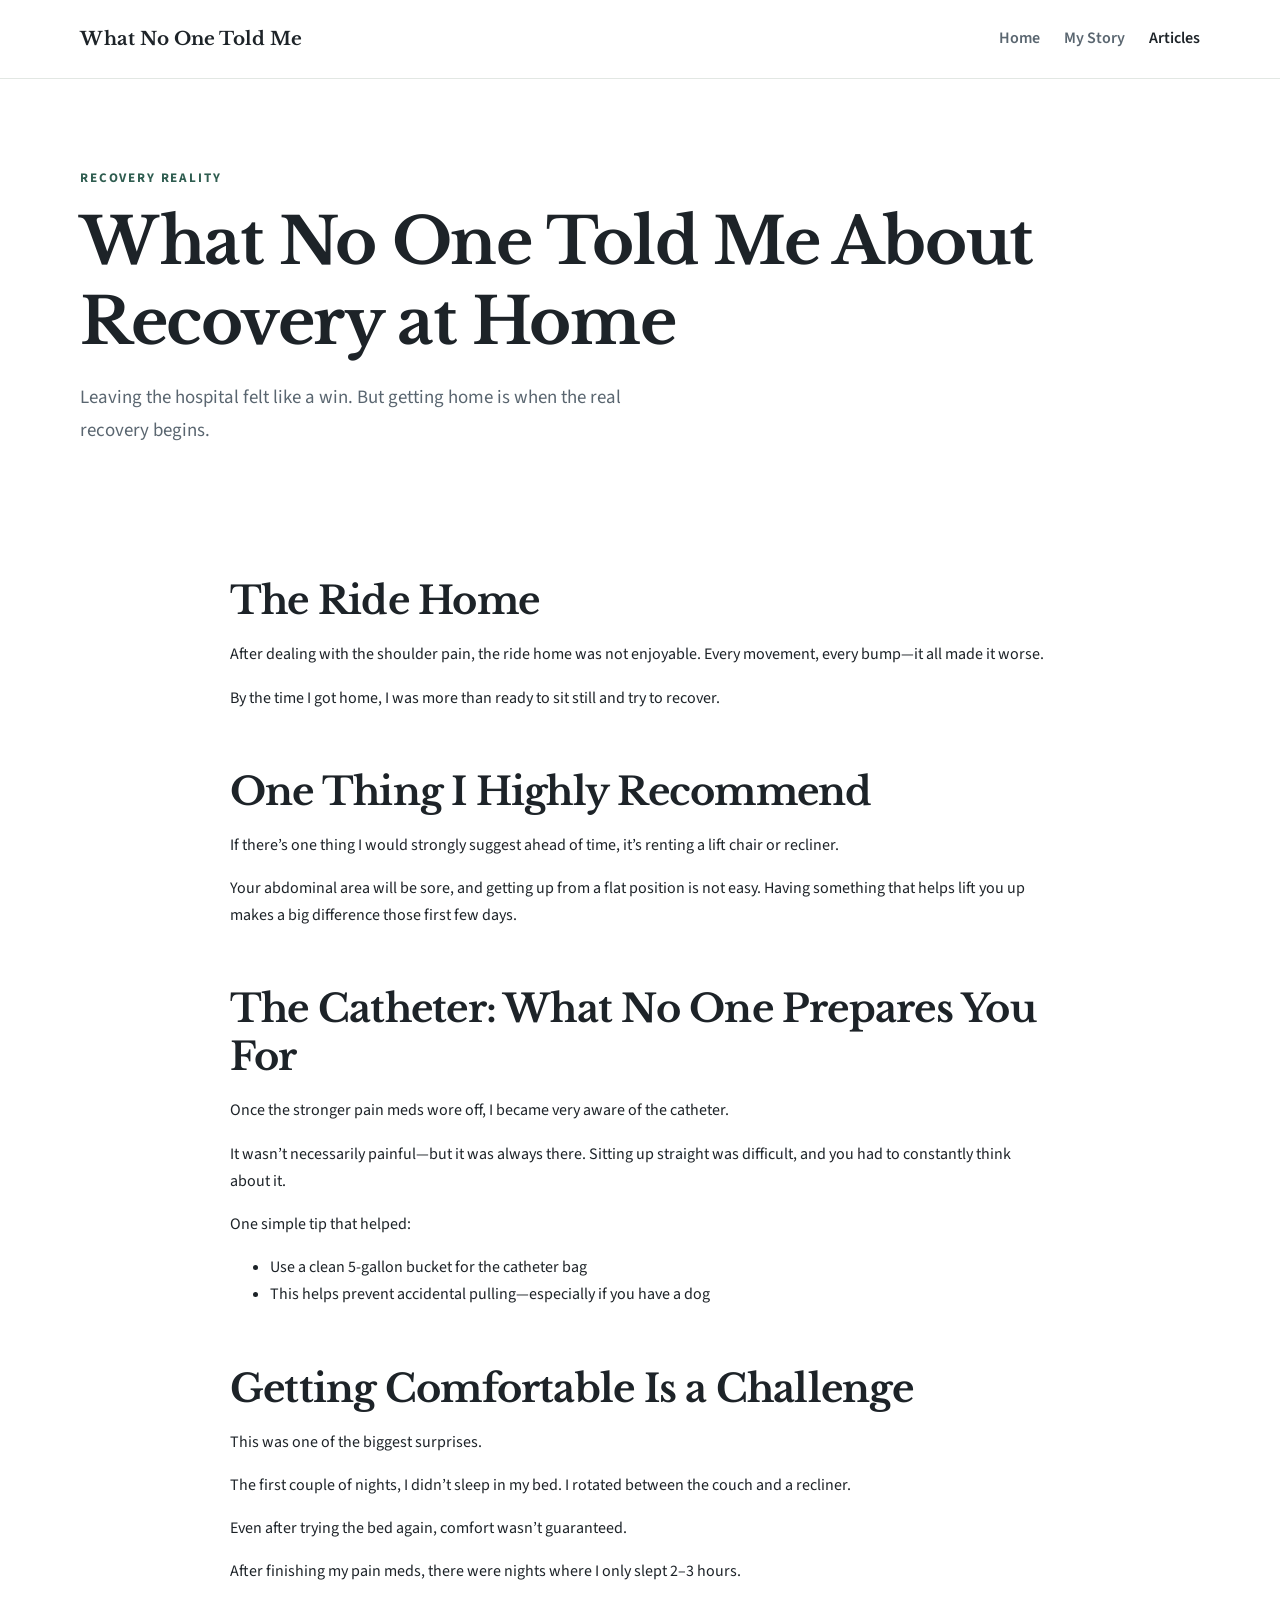
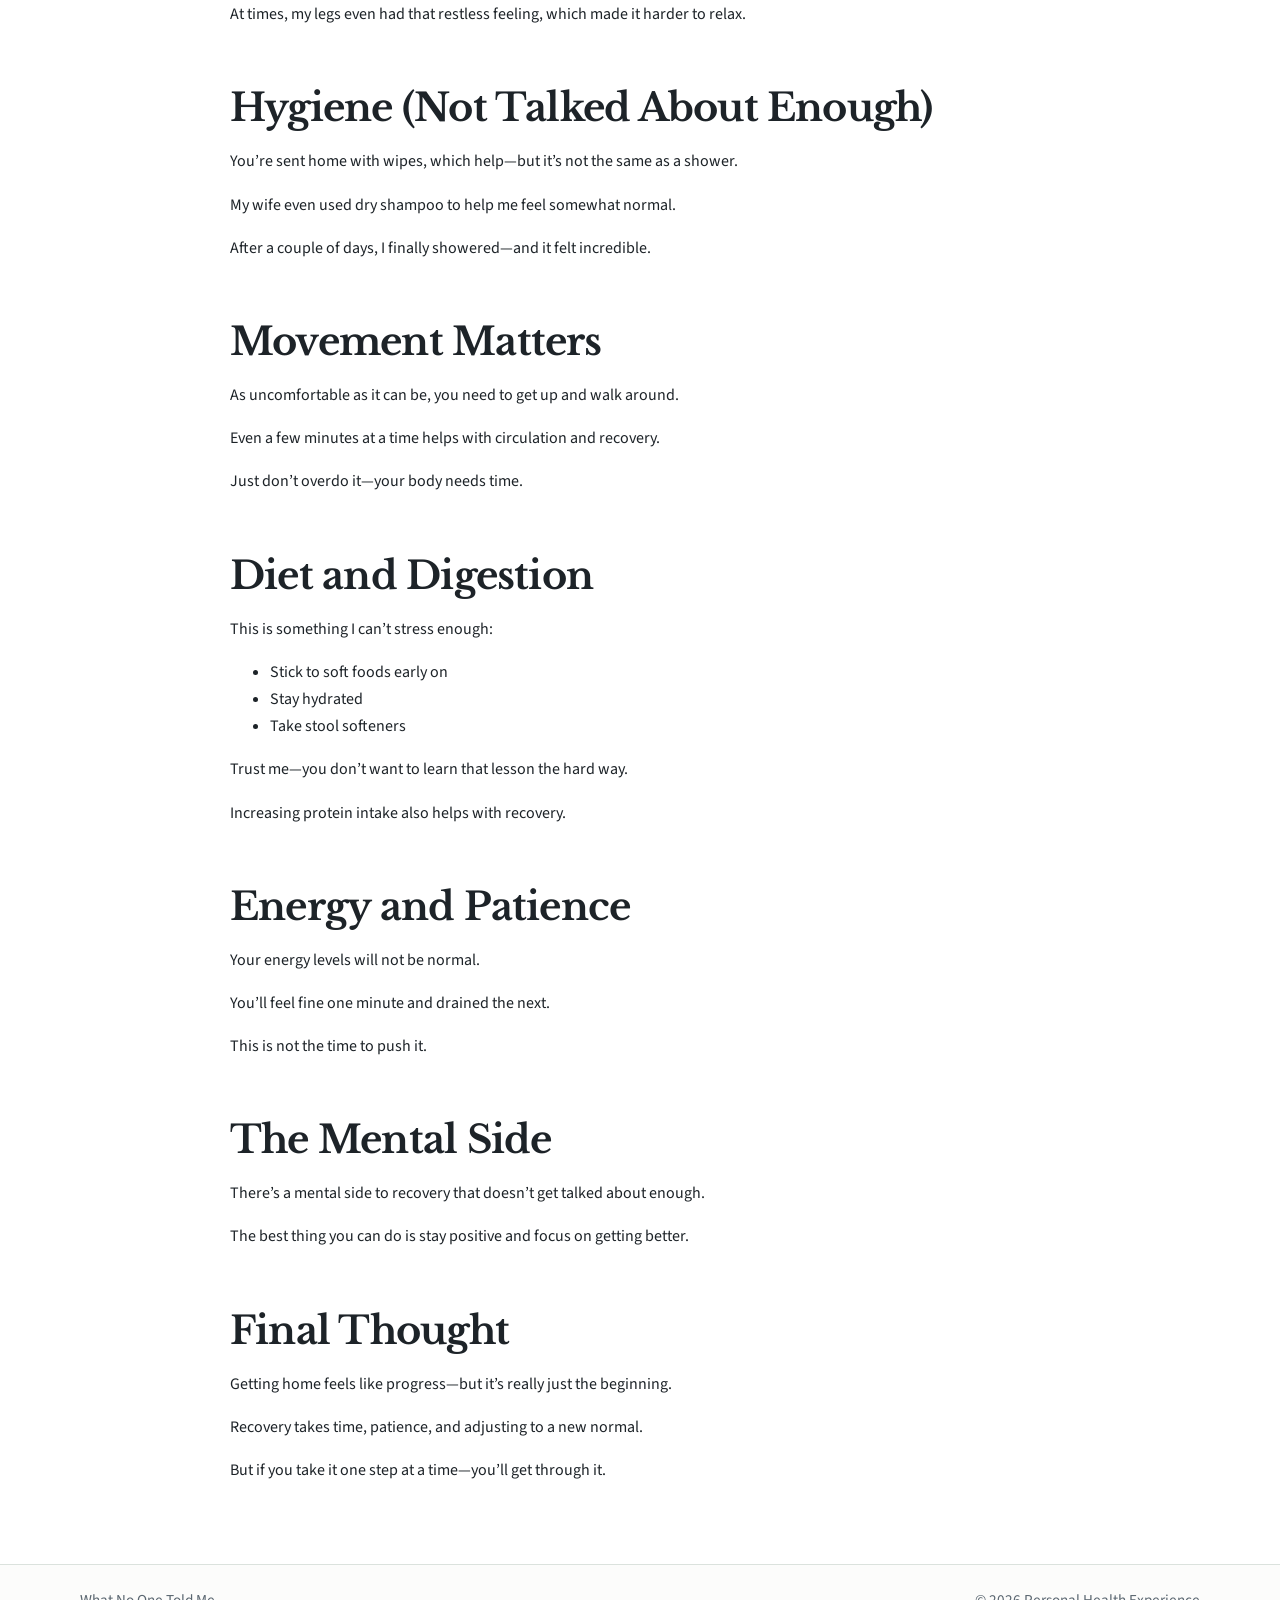
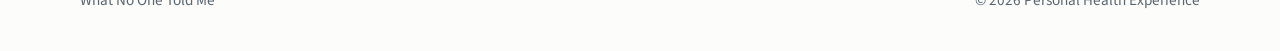
<file: recovery.html>
<!DOCTYPE html>
<html lang="en">
<head>
  <meta charset="UTF-8">
  <meta name="viewport" content="width=device-width, initial-scale=1.0">
  <title>Recovery at Home After Prostate Surgery | What No One Told Me</title>
  <meta
    name="description"
    content="What recovery at home after prostate surgery is really like. Catheter, sleep, movement, and what no one tells you."
  >
  <link rel="preconnect" href="https://fonts.googleapis.com">
  <link rel="preconnect" href="https://fonts.gstatic.com" crossorigin>
  <link
    href="https://fonts.googleapis.com/css2?family=Libre+Baskerville:wght@400;700&family=Source+Sans+3:wght@400;500;600;700&display=swap"
    rel="stylesheet"
  >
  <link rel="stylesheet" href="styles.css">
</head>
<body>

<header class="site-header">
  <div class="container">
    <nav class="navbar">
      <a class="brand" href="index.html">What No One Told Me</a>
      <div class="nav-links">
        <a href="index.html">Home</a>
        <a href="story.html">My Story</a>
        <a class="active" href="articles.html">Articles</a>
      </div>
    </nav>
  </div>
</header>

<main>

<section class="hero hero-story">
  <div class="container">
    <p class="eyebrow">Recovery reality</p>
    <h1>What No One Told Me About Recovery at Home</h1>
    <p class="lead">
      Leaving the hospital felt like a win. But getting home is when the real recovery begins.
    </p>
  </div>
</section>

<section class="section">
  <div class="container story-layout">
    <article class="story-content">

      <section class="story-section">
        <h2>The Ride Home</h2>
        <p>
          After dealing with the shoulder pain, the ride home was not enjoyable. Every movement, every bump—it all made it worse.
        </p>
        <p>
          By the time I got home, I was more than ready to sit still and try to recover.
        </p>
      </section>

      <section class="story-section">
        <h2>One Thing I Highly Recommend</h2>
        <p>
          If there’s one thing I would strongly suggest ahead of time, it’s renting a lift chair or recliner.
        </p>
        <p>
          Your abdominal area will be sore, and getting up from a flat position is not easy. Having something that helps lift you up makes a big difference those first few days.
        </p>
      </section>

      <section class="story-section">
        <h2>The Catheter: What No One Prepares You For</h2>
        <p>
          Once the stronger pain meds wore off, I became very aware of the catheter.
        </p>
        <p>
          It wasn’t necessarily painful—but it was always there. Sitting up straight was difficult, and you had to constantly think about it.
        </p>
        <p>
          One simple tip that helped:
        </p>
        <ul>
          <li>Use a clean 5-gallon bucket for the catheter bag</li>
          <li>This helps prevent accidental pulling—especially if you have a dog</li>
        </ul>
      </section>

      <section class="story-section">
        <h2>Getting Comfortable Is a Challenge</h2>
        <p>
          This was one of the biggest surprises.
        </p>
        <p>
          The first couple of nights, I didn’t sleep in my bed. I rotated between the couch and a recliner.
        </p>
        <p>
          Even after trying the bed again, comfort wasn’t guaranteed.
        </p>
        <p>
          After finishing my pain meds, there were nights where I only slept 2–3 hours.
        </p>
        <p>
          At times, my legs even had that restless feeling, which made it harder to relax.
        </p>
      </section>

      <section class="story-section">
        <h2>Hygiene (Not Talked About Enough)</h2>
        <p>
          You’re sent home with wipes, which help—but it’s not the same as a shower.
        </p>
        <p>
          My wife even used dry shampoo to help me feel somewhat normal.
        </p>
        <p>
          After a couple of days, I finally showered—and it felt incredible.
        </p>
      </section>

      <section class="story-section">
        <h2>Movement Matters</h2>
        <p>
          As uncomfortable as it can be, you need to get up and walk around.
        </p>
        <p>
          Even a few minutes at a time helps with circulation and recovery.
        </p>
        <p>
          Just don’t overdo it—your body needs time.
        </p>
      </section>

      <section class="story-section">
        <h2>Diet and Digestion</h2>
        <p>
          This is something I can’t stress enough:
        </p>
        <ul>
          <li>Stick to soft foods early on</li>
          <li>Stay hydrated</li>
          <li>Take stool softeners</li>
        </ul>
        <p>
          Trust me—you don’t want to learn that lesson the hard way.
        </p>
        <p>
          Increasing protein intake also helps with recovery.
        </p>
      </section>

      <section class="story-section">
        <h2>Energy and Patience</h2>
        <p>
          Your energy levels will not be normal.
        </p>
        <p>
          You’ll feel fine one minute and drained the next.
        </p>
        <p>
          This is not the time to push it.
        </p>
      </section>

      <section class="story-section">
        <h2>The Mental Side</h2>
        <p>
          There’s a mental side to recovery that doesn’t get talked about enough.
        </p>
        <p>
          The best thing you can do is stay positive and focus on getting better.
        </p>
      </section>

      <section class="story-section">
        <h2>Final Thought</h2>
        <p>
          Getting home feels like progress—but it’s really just the beginning.
        </p>
        <p>
          Recovery takes time, patience, and adjusting to a new normal.
        </p>
        <p>
          But if you take it one step at a time—you’ll get through it.
        </p>
      </section>

    </article>
  </div>
</section>

</main>

<footer class="site-footer">
  <div class="container footer-inner">
    <p>What No One Told Me</p>
    <p>&copy; <span id="year"></span> Personal Health Experience</p>
  </div>
</footer>

<script src="script.js"></script>

</body>
</html>
</file>
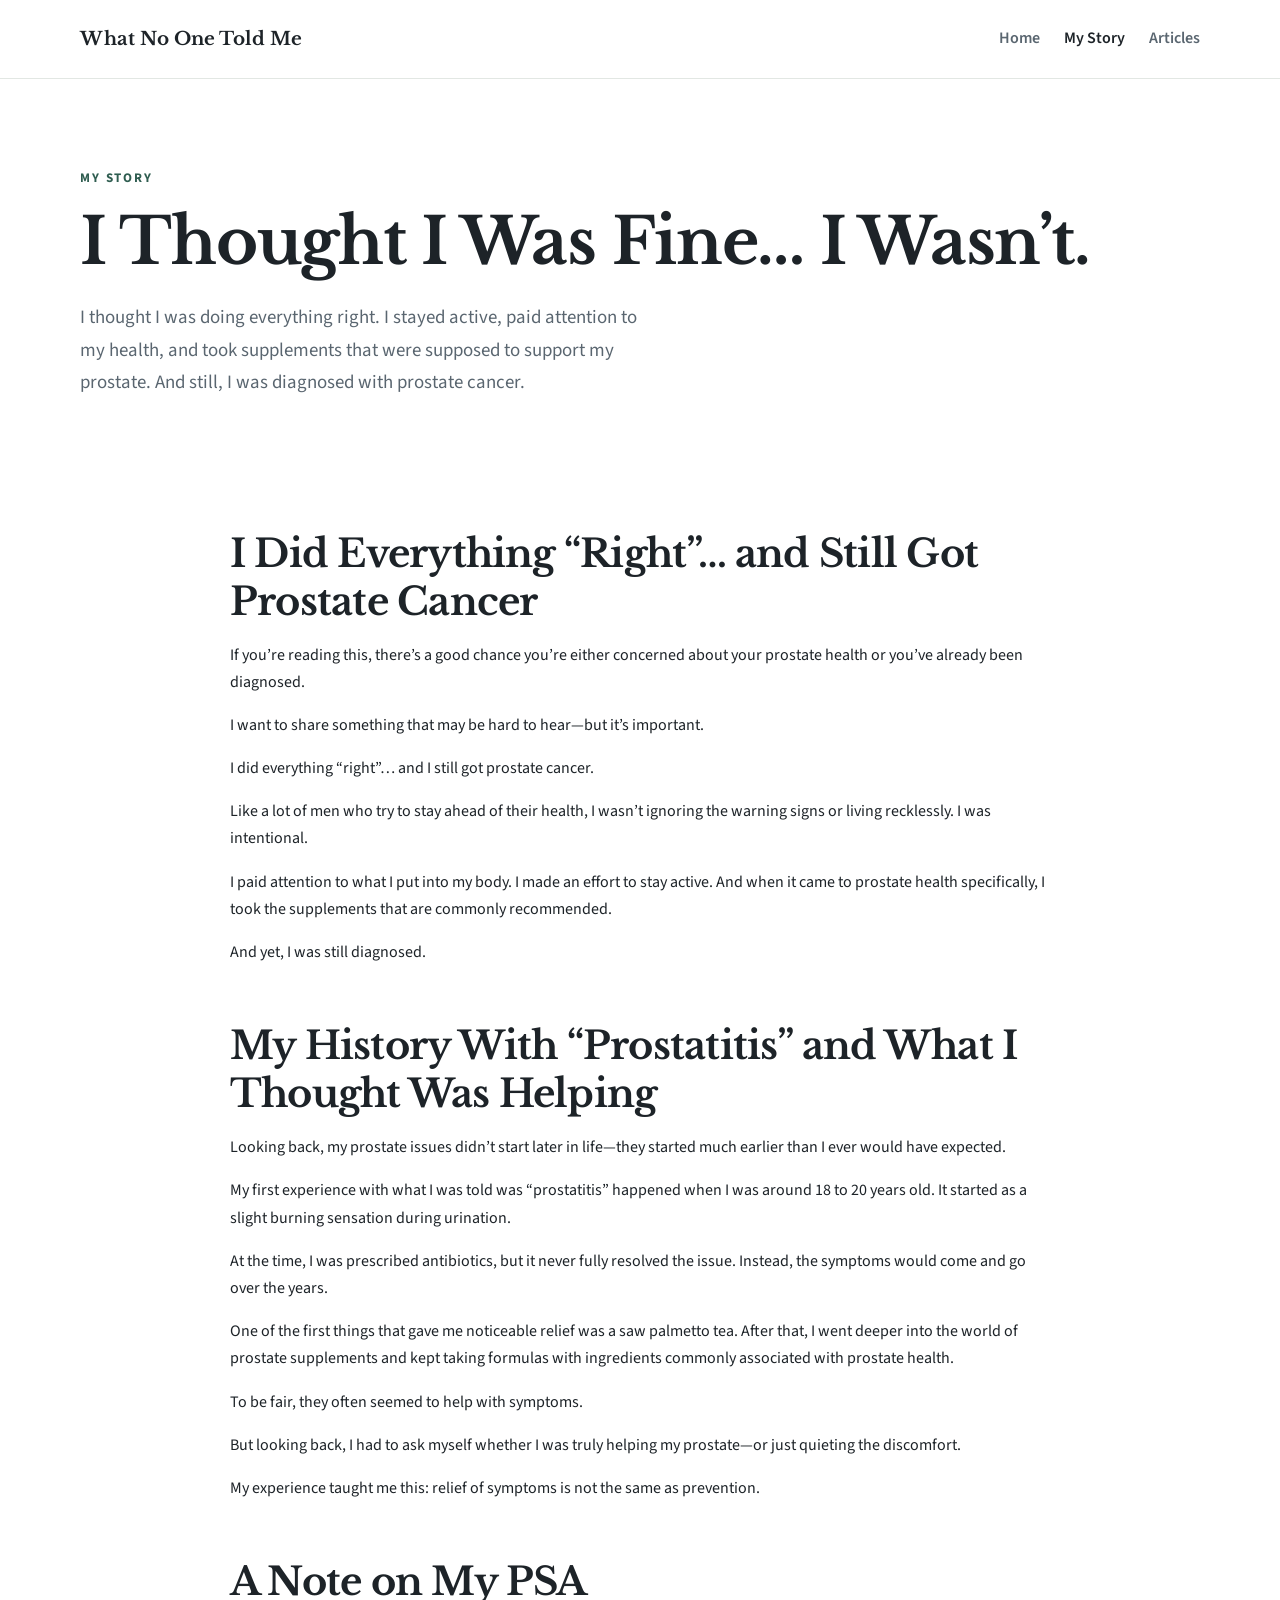
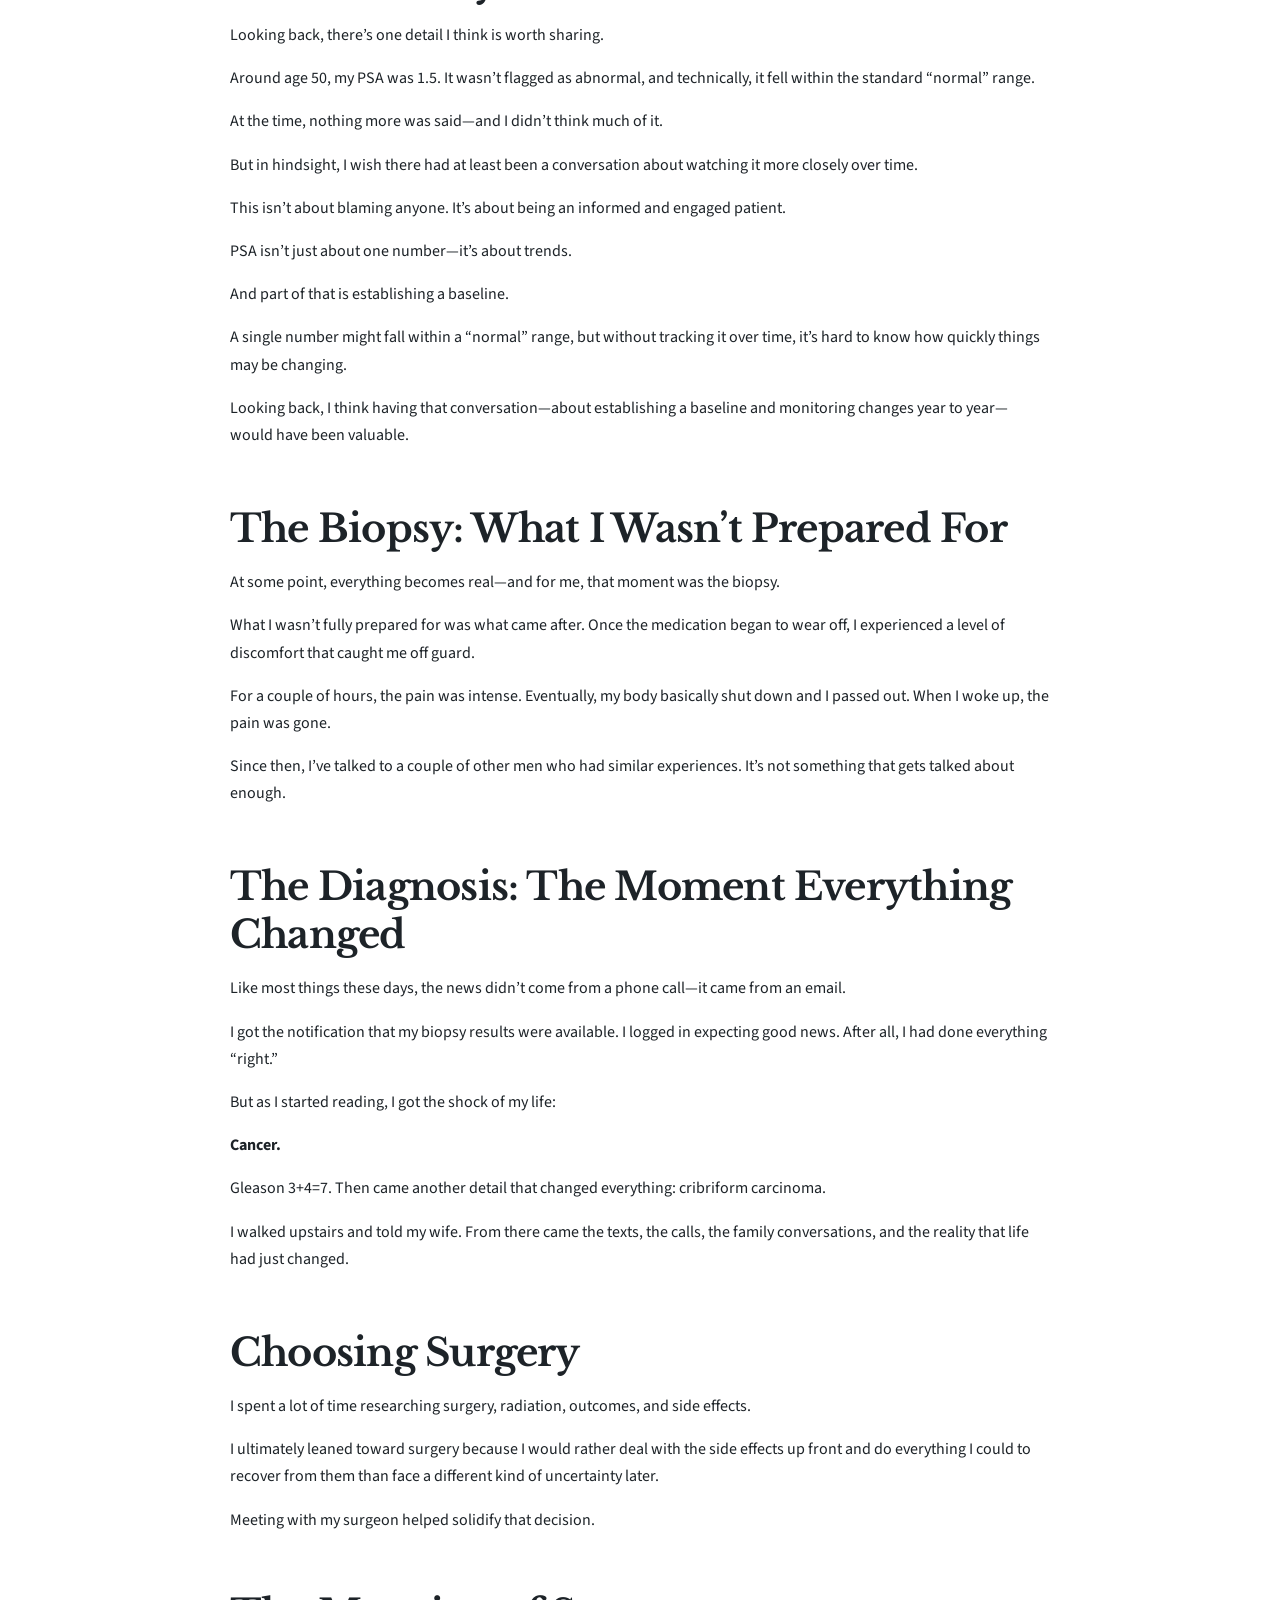
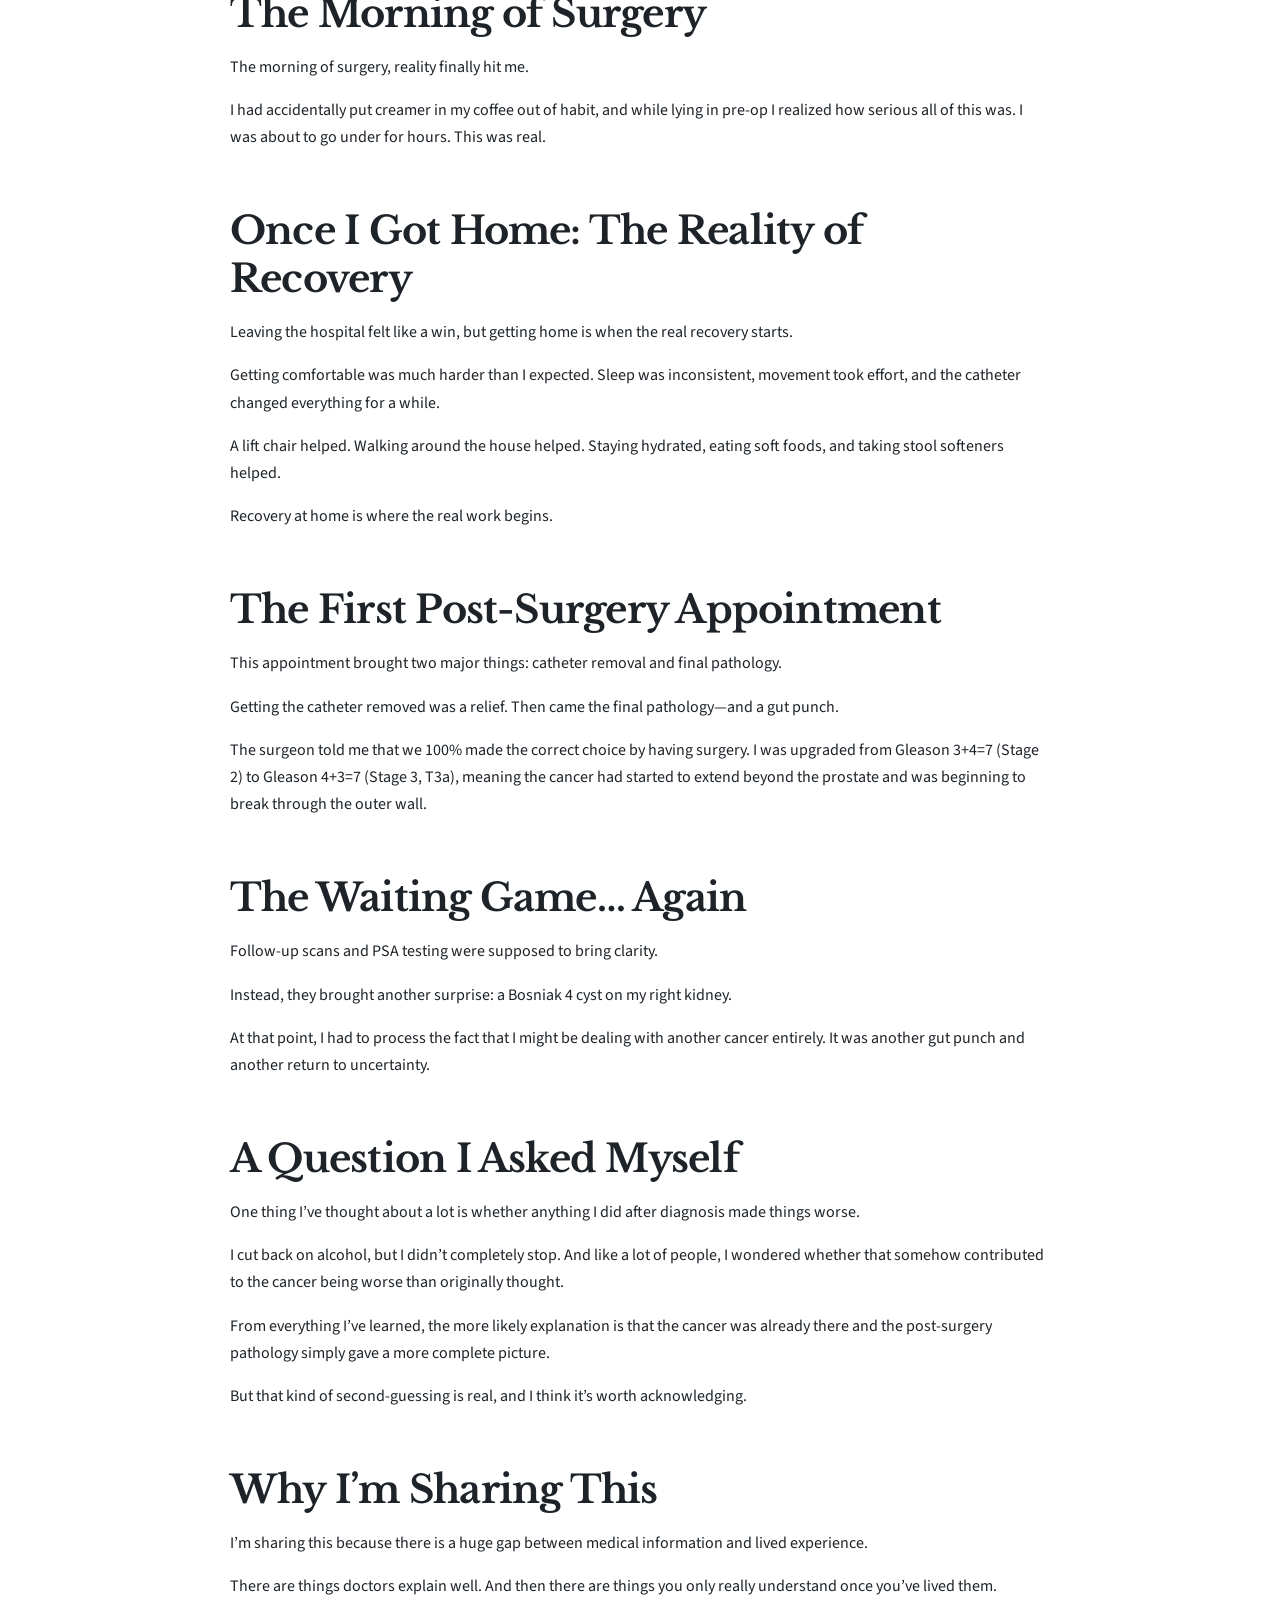
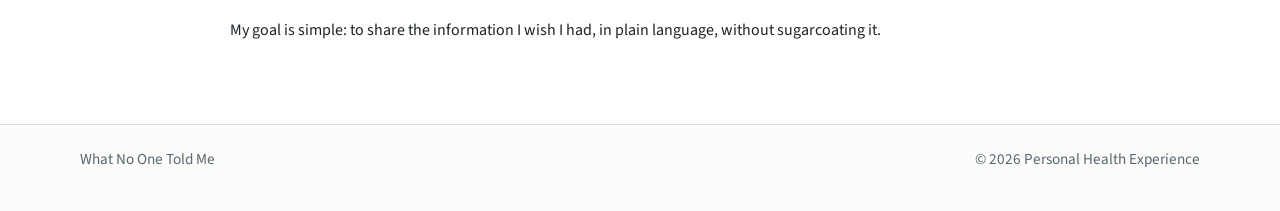
<file: story.html>
<!DOCTYPE html>
<html lang="en">
<head>
  <meta charset="UTF-8">
  <meta name="viewport" content="width=device-width, initial-scale=1.0">
  <title>My Story | What No One Told Me</title>
  <meta
    name="description"
    content="My story of prostate cancer diagnosis, surgery, recovery, and the unexpected things no one told me."
  >
  <link rel="preconnect" href="https://fonts.googleapis.com">
  <link rel="preconnect" href="https://fonts.gstatic.com" crossorigin>
  <link
    href="https://fonts.googleapis.com/css2?family=Libre+Baskerville:wght@400;700&family=Source+Sans+3:wght@400;500;600;700&display=swap"
    rel="stylesheet"
  >
  <link rel="stylesheet" href="styles.css">
</head>
<body>
  <header class="site-header">
    <div class="container">
      <nav class="navbar" aria-label="Main navigation">
        <a class="brand" href="index.html">What No One Told Me</a>
        <button class="nav-toggle" type="button" aria-expanded="false" aria-controls="site-menu">
          Menu
        </button>
        <div class="nav-links" id="site-menu">
          <a href="index.html">Home</a>
          <a class="active" href="story.html">My Story</a>
          <a href="articles.html">Articles</a>
        </div>
      </nav>
    </div>
  </header>

  <main>
    <section class="hero hero-story">
      <div class="container">
        <p class="eyebrow">My story</p>
        <h1>I Thought I Was Fine… I Wasn’t.</h1>
        <p class="lead">
          I thought I was doing everything right. I stayed active, paid attention to my health,
          and took supplements that were supposed to support my prostate. And still, I was diagnosed
          with prostate cancer.
        </p>
      </div>
    </section>

    <section class="section">
      <div class="container story-layout">
        <article class="story-content">

          <section class="story-section">
            <h2>I Did Everything “Right”… and Still Got Prostate Cancer</h2>
            <p>
              If you’re reading this, there’s a good chance you’re either concerned about your prostate health
              or you’ve already been diagnosed.
            </p>
            <p>
              I want to share something that may be hard to hear—but it’s important.
            </p>
            <p>
              I did everything “right”… and I still got prostate cancer.
            </p>
            <p>
              Like a lot of men who try to stay ahead of their health, I wasn’t ignoring the warning signs
              or living recklessly. I was intentional.
            </p>
            <p>
              I paid attention to what I put into my body. I made an effort to stay active. And when it came
              to prostate health specifically, I took the supplements that are commonly recommended.
            </p>
            <p>
              And yet, I was still diagnosed.
            </p>
          </section>

          <section class="story-section">
            <h2>My History With “Prostatitis” and What I Thought Was Helping</h2>
            <p>
              Looking back, my prostate issues didn’t start later in life—they started much earlier than I ever
              would have expected.
            </p>
            <p>
              My first experience with what I was told was “prostatitis” happened when I was around 18 to 20 years old.
              It started as a slight burning sensation during urination.
            </p>
            <p>
              At the time, I was prescribed antibiotics, but it never fully resolved the issue. Instead, the symptoms
              would come and go over the years.
            </p>
            <p>
              One of the first things that gave me noticeable relief was a saw palmetto tea. After that, I went deeper
              into the world of prostate supplements and kept taking formulas with ingredients commonly associated with
              prostate health.
            </p>
            <p>
              To be fair, they often seemed to help with symptoms.
            </p>
            <p>
              But looking back, I had to ask myself whether I was truly helping my prostate—or just quieting the discomfort.
            </p>
            <p>
              My experience taught me this:
              relief of symptoms is not the same as prevention.
            </p>
          </section>

          <section class="story-section">
            <h2>A Note on My PSA</h2>
            <p>
              Looking back, there’s one detail I think is worth sharing.
            </p>
            <p>
              Around age 50, my PSA was 1.5. It wasn’t flagged as abnormal, and technically, it fell within the standard
              “normal” range.
            </p>
            <p>
              At the time, nothing more was said—and I didn’t think much of it.
            </p>
            <p>
              But in hindsight, I wish there had at least been a conversation about watching it more closely over time.
            </p>
            <p>
              This isn’t about blaming anyone. It’s about being an informed and engaged patient.
            </p>
            <p>
  PSA isn’t just about one number—it’s about trends.
</p>
<p>
  And part of that is establishing a baseline.
</p>
<p>
  A single number might fall within a “normal” range, but without tracking it over time, it’s hard to know how quickly things may be changing.
</p>
<p>
  Looking back, I think having that conversation—about establishing a baseline and monitoring changes year to year—would have been valuable.
</p>
          </section>

          <section class="story-section">
            <h2>The Biopsy: What I Wasn’t Prepared For</h2>
            <p>
              At some point, everything becomes real—and for me, that moment was the biopsy.
            </p>
            <p>
              What I wasn’t fully prepared for was what came after. Once the medication began to wear off,
              I experienced a level of discomfort that caught me off guard.
            </p>
            <p>
              For a couple of hours, the pain was intense. Eventually, my body basically shut down and I passed out.
              When I woke up, the pain was gone.
            </p>
            <p>
              Since then, I’ve talked to a couple of other men who had similar experiences.
              It’s not something that gets talked about enough.
            </p>
          </section>

          <section class="story-section">
            <h2>The Diagnosis: The Moment Everything Changed</h2>
            <p>
              Like most things these days, the news didn’t come from a phone call—it came from an email.
            </p>
            <p>
              I got the notification that my biopsy results were available. I logged in expecting good news.
              After all, I had done everything “right.”
            </p>
            <p>
              But as I started reading, I got the shock of my life:
            </p>
            <p><strong>Cancer.</strong></p>
            <p>
              Gleason 3+4=7. Then came another detail that changed everything: cribriform carcinoma.
            </p>
            <p>
              I walked upstairs and told my wife. From there came the texts, the calls, the family conversations,
              and the reality that life had just changed.
            </p>
          </section>

          <section class="story-section">
            <h2>Choosing Surgery</h2>
            <p>
              I spent a lot of time researching surgery, radiation, outcomes, and side effects.
            </p>
            <p>
              I ultimately leaned toward surgery because I would rather deal with the side effects up front
              and do everything I could to recover from them than face a different kind of uncertainty later.
            </p>
            <p>
              Meeting with my surgeon helped solidify that decision.
            </p>
          </section>

          <section class="story-section">
            <h2>The Morning of Surgery</h2>
            <p>
              The morning of surgery, reality finally hit me.
            </p>
            <p>
              I had accidentally put creamer in my coffee out of habit, and while lying in pre-op I realized
              how serious all of this was. I was about to go under for hours. This was real.
            </p>
          </section>

          <section class="story-section">
            <h2>Once I Got Home: The Reality of Recovery</h2>
            <p>
              Leaving the hospital felt like a win, but getting home is when the real recovery starts.
            </p>
            <p>
              Getting comfortable was much harder than I expected. Sleep was inconsistent, movement took effort,
              and the catheter changed everything for a while.
            </p>
            <p>
              A lift chair helped. Walking around the house helped. Staying hydrated, eating soft foods,
              and taking stool softeners helped.
            </p>
            <p>
              Recovery at home is where the real work begins.
            </p>
          </section>

          <section class="story-section">
            <h2>The First Post-Surgery Appointment</h2>
            <p>
              This appointment brought two major things: catheter removal and final pathology.
            </p>
            <p>
              Getting the catheter removed was a relief. Then came the final pathology—and a gut punch.
            </p>
            <p>
             The surgeon told me that we 100% made the correct choice by having surgery. I was upgraded from Gleason 3+4=7 (Stage 2) to Gleason 4+3=7 (Stage 3, T3a), meaning the cancer had started to extend beyond the prostate and was beginning to break through the outer wall.
            </p>
          </section>

          <section class="story-section">
            <h2>The Waiting Game… Again</h2>
            <p>
              Follow-up scans and PSA testing were supposed to bring clarity.
            </p>
            <p>
              Instead, they brought another surprise: a Bosniak 4 cyst on my right kidney.
            </p>
            <p>
              At that point, I had to process the fact that I might be dealing with another cancer entirely.
              It was another gut punch and another return to uncertainty.
            </p>
          </section>

          <section class="story-section">
            <h2>A Question I Asked Myself</h2>
            <p>
              One thing I’ve thought about a lot is whether anything I did after diagnosis made things worse.
            </p>
            <p>
              I cut back on alcohol, but I didn’t completely stop. And like a lot of people, I wondered
              whether that somehow contributed to the cancer being worse than originally thought.
            </p>
            <p>
              From everything I’ve learned, the more likely explanation is that the cancer was already there
              and the post-surgery pathology simply gave a more complete picture.
            </p>
            <p>
              But that kind of second-guessing is real, and I think it’s worth acknowledging.
            </p>
          </section>

          <section class="story-section">
            <h2>Why I’m Sharing This</h2>
            <p>
              I’m sharing this because there is a huge gap between medical information and lived experience.
            </p>
            <p>
              There are things doctors explain well. And then there are things you only really understand once
              you’ve lived them.
            </p>
            <p>
              My goal is simple:
              to share the information I wish I had, in plain language, without sugarcoating it.
            </p>
          </section>

        </article>
      </div>
    </section>
  </main>

  <footer class="site-footer">
    <div class="container footer-inner">
      <p>What No One Told Me</p>
      <p>&copy; <span id="year"></span> Personal Health Experience</p>
    </div>
  </footer>

  <script src="script.js"></script>
</body>
</html>
</file>
<file: styles.css>
:root {
  --background: #ffffff;
  --surface: #f6f7f5;
  --text: #1d2328;
  --muted: #5a6670;
  --border: #dbe2dd;
  --accent: #2f5d50;
  --accent-soft: #eff5f2;
  --shadow: 0 18px 40px rgba(15, 23, 42, 0.06);
  --radius: 20px;
  --container: 1120px;
  --narrow: 760px;
}

*,
*::before,
*::after {
  box-sizing: border-box;
}

html {
  scroll-behavior: smooth;
}

body {
  margin: 0;
  font-family: "Source Sans 3", Arial, sans-serif;
  background: var(--background);
  color: var(--text);
  line-height: 1.7;
}

img {
  display: block;
  max-width: 100%;
}

a {
  color: inherit;
  text-decoration: none;
}

p,
h1,
h2,
h3 {
  margin-top: 0;
}

h1,
h2,
h3 {
  font-family: "Libre Baskerville", Georgia, serif;
  line-height: 1.25;
  letter-spacing: -0.02em;
}

h1 {
  font-size: clamp(2.4rem, 5vw, 4.4rem);
  margin-bottom: 1.25rem;
}

h2 {
  font-size: clamp(1.7rem, 3vw, 2.4rem);
  margin-bottom: 1rem;
}

h3 {
  font-size: 1.3rem;
  margin-bottom: 0.75rem;
}

.container {
  width: min(calc(100% - 2rem), var(--container));
  margin: 0 auto;
}

.narrow {
  width: min(calc(100% - 2rem), var(--narrow));
}

.site-header {
  position: sticky;
  top: 0;
  z-index: 20;
  background: rgba(255, 255, 255, 0.94);
  border-bottom: 1px solid rgba(219, 226, 221, 0.8);
  backdrop-filter: blur(16px);
}

.navbar {
  display: flex;
  align-items: center;
  justify-content: space-between;
  gap: 1rem;
  min-height: 78px;
}

.brand {
  font-family: "Libre Baskerville", Georgia, serif;
  font-size: 1.15rem;
  font-weight: 700;
}

.nav-links {
  display: flex;
  align-items: center;
  gap: 1.5rem;
}

.nav-links a {
  color: var(--muted);
  font-weight: 600;
  transition: color 0.2s ease;
}

.nav-links a:hover,
.nav-links a.active {
  color: var(--text);
}

.nav-toggle {
  display: none;
  border: 1px solid var(--border);
  background: var(--background);
  color: var(--text);
  border-radius: 999px;
  padding: 0.6rem 1rem;
  font: inherit;
}

.hero,
.page-hero {
  padding: 5.5rem 0 4rem;
}

.hero-grid {
  display: grid;
  grid-template-columns: minmax(0, 1.5fr) minmax(280px, 0.8fr);
  gap: 2rem;
  align-items: start;
}

.hero-panel {
  background: linear-gradient(180deg, var(--surface), #fbfcfb);
  border: 1px solid var(--border);
  border-radius: var(--radius);
  box-shadow: var(--shadow);
  padding: 1.75rem;
}

.eyebrow,
.section-label,
.meta {
  color: var(--accent);
  font-size: 0.82rem;
  font-weight: 700;
  letter-spacing: 0.14em;
  text-transform: uppercase;
}

.lead {
  font-size: 1.18rem;
  color: var(--muted);
  max-width: 62ch;
}

.hero-actions {
  display: flex;
  flex-wrap: wrap;
  gap: 0.9rem;
  margin-top: 1.8rem;
}

.button {
  display: inline-flex;
  align-items: center;
  justify-content: center;
  min-height: 48px;
  padding: 0.85rem 1.3rem;
  border-radius: 999px;
  background: var(--text);
  color: #ffffff;
  font-weight: 700;
}

.button-secondary {
  background: var(--accent-soft);
  color: var(--text);
}

.section {
  padding: 4rem 0;
}

.section-muted {
  background: linear-gradient(180deg, #fbfcfb 0%, var(--surface) 100%);
  border-top: 1px solid rgba(219, 226, 221, 0.75);
  border-bottom: 1px solid rgba(219, 226, 221, 0.75);
}

.section-grid {
  display: grid;
  grid-template-columns: minmax(0, 0.9fr) minmax(0, 1.1fr);
  gap: 2rem;
}

.section-copy {
  color: var(--muted);
}

.section-heading {
  margin-bottom: 1.8rem;
}

.cards {
  display: grid;
  grid-template-columns: repeat(3, minmax(0, 1fr));
  gap: 1.25rem;
}

.info-card,
.article-card,
.article-preview {
  background: #ffffff;
  border: 1px solid var(--border);
  border-radius: var(--radius);
  box-shadow: var(--shadow);
}

.info-card {
  padding: 1.5rem;
}

.article-list,
.article-stack {
  display: grid;
  gap: 1rem;
}

.article-card,
.article-preview {
  padding: 1.5rem;
}

.article-card {
  display: flex;
  align-items: flex-end;
  justify-content: space-between;
  gap: 1rem;
}

.text-link {
  color: var(--accent);
  font-weight: 700;
  white-space: nowrap;
}

.page-main {
  min-height: calc(100vh - 160px);
}

.article-page {
  padding: 3rem 0 5rem;
}

.readable {
  font-size: 1.1rem;
}

.readable p,
.readable h2 {
  margin-bottom: 1.4rem;
}

.site-footer {
  border-top: 1px solid var(--border);
  padding: 1.4rem 0;
  background: #fcfcfb;
}

.footer-inner {
  display: flex;
  justify-content: space-between;
  gap: 1rem;
  color: var(--muted);
  font-size: 0.95rem;
}

@media (max-width: 860px) {
  .hero-grid,
  .section-grid,
  .cards {
    grid-template-columns: 1fr;
  }

  .article-card {
    flex-direction: column;
    align-items: flex-start;
  }

  .nav-toggle {
    display: inline-flex;
  }

  .navbar {
    flex-wrap: wrap;
    padding: 0.9rem 0;
  }

  .nav-links {
    display: none;
    width: 100%;
    flex-direction: column;
    align-items: flex-start;
    gap: 0.9rem;
    padding: 0.35rem 0 0.6rem;
  }

  .nav-links.open {
    display: flex;
  }
}

@media (max-width: 600px) {
  .hero,
  .page-hero,
  .section,
  .article-page {
    padding-top: 3.5rem;
    padding-bottom: 3rem;
  }

  .footer-inner {
    flex-direction: column;
  }
}
.hero-story {
  padding-bottom: 3rem;
}

.story-layout {
  max-width: 820px;
}

.story-content {
  display: flex;
  flex-direction: column;
  gap: 2.5rem;
}

.story-section h2 {
  margin-bottom: 1rem;
}

.story-section p {
  margin-bottom: 1rem;
}
</file>
